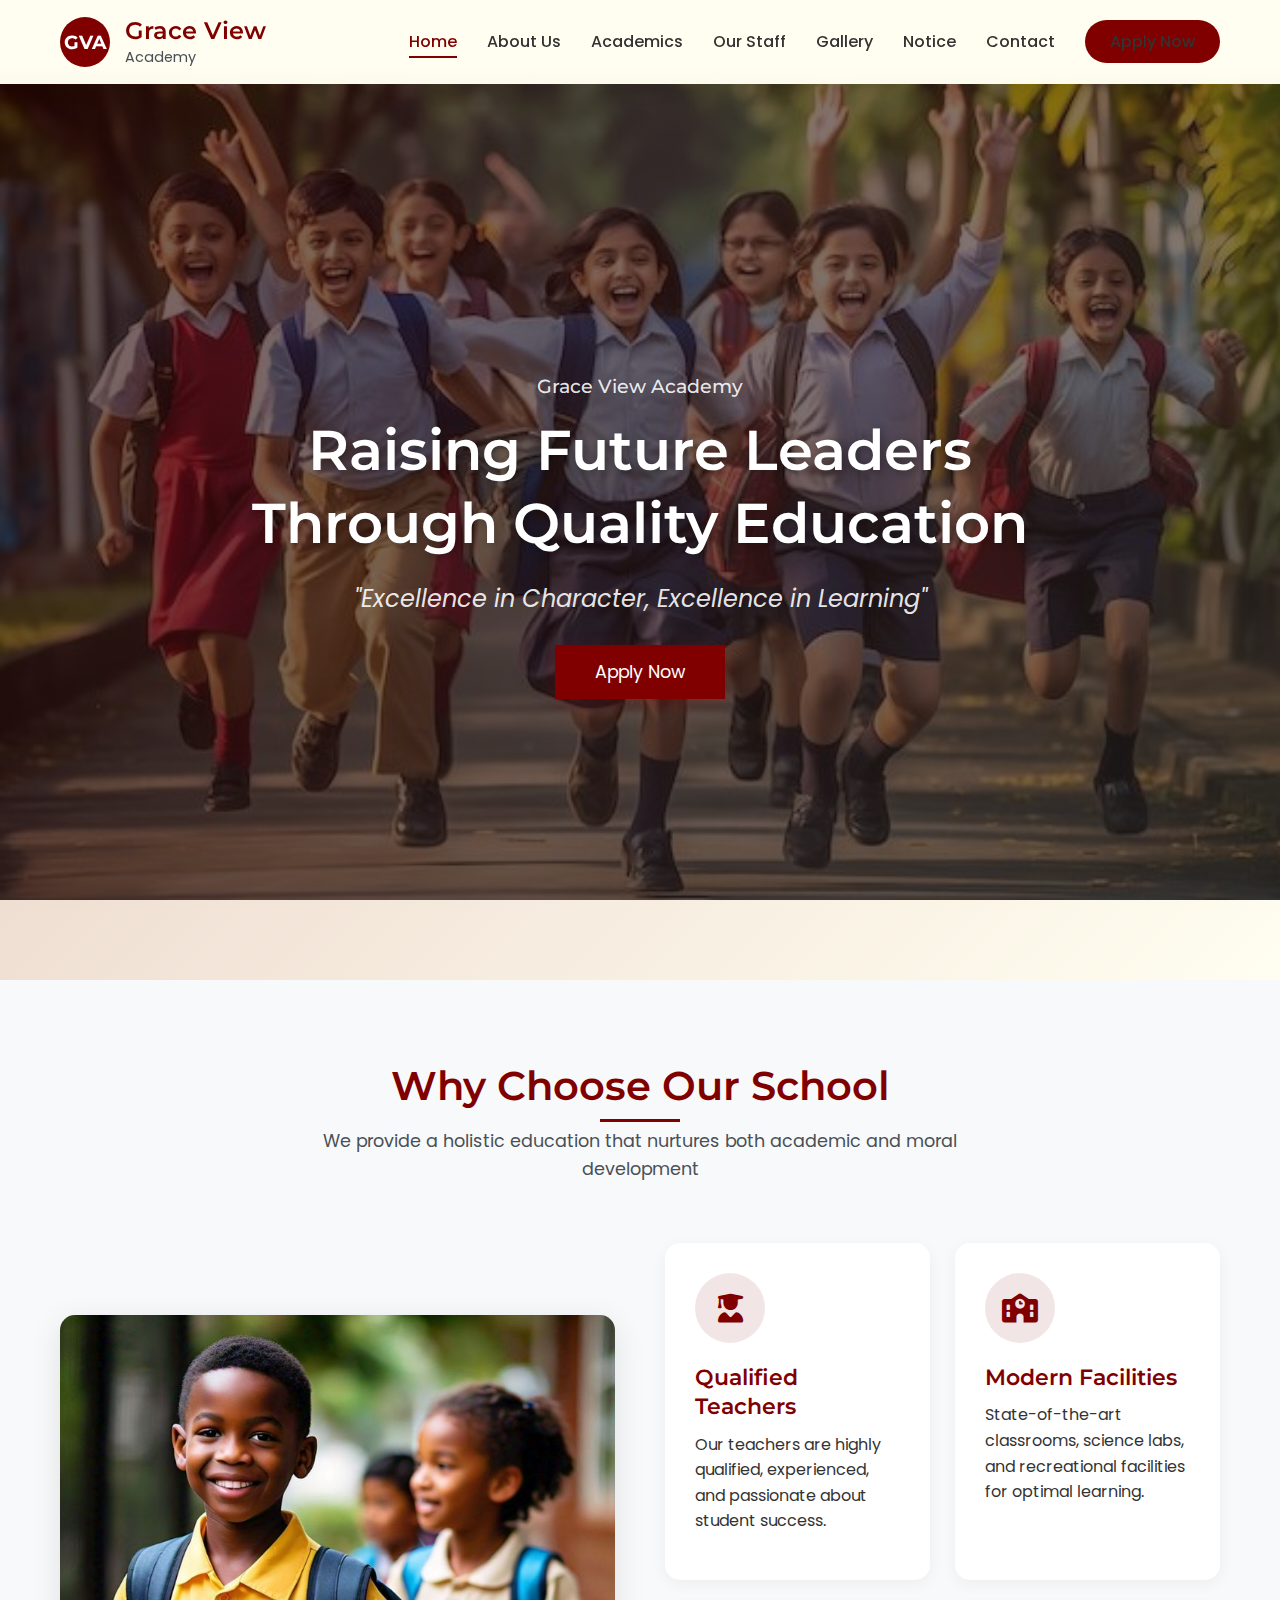
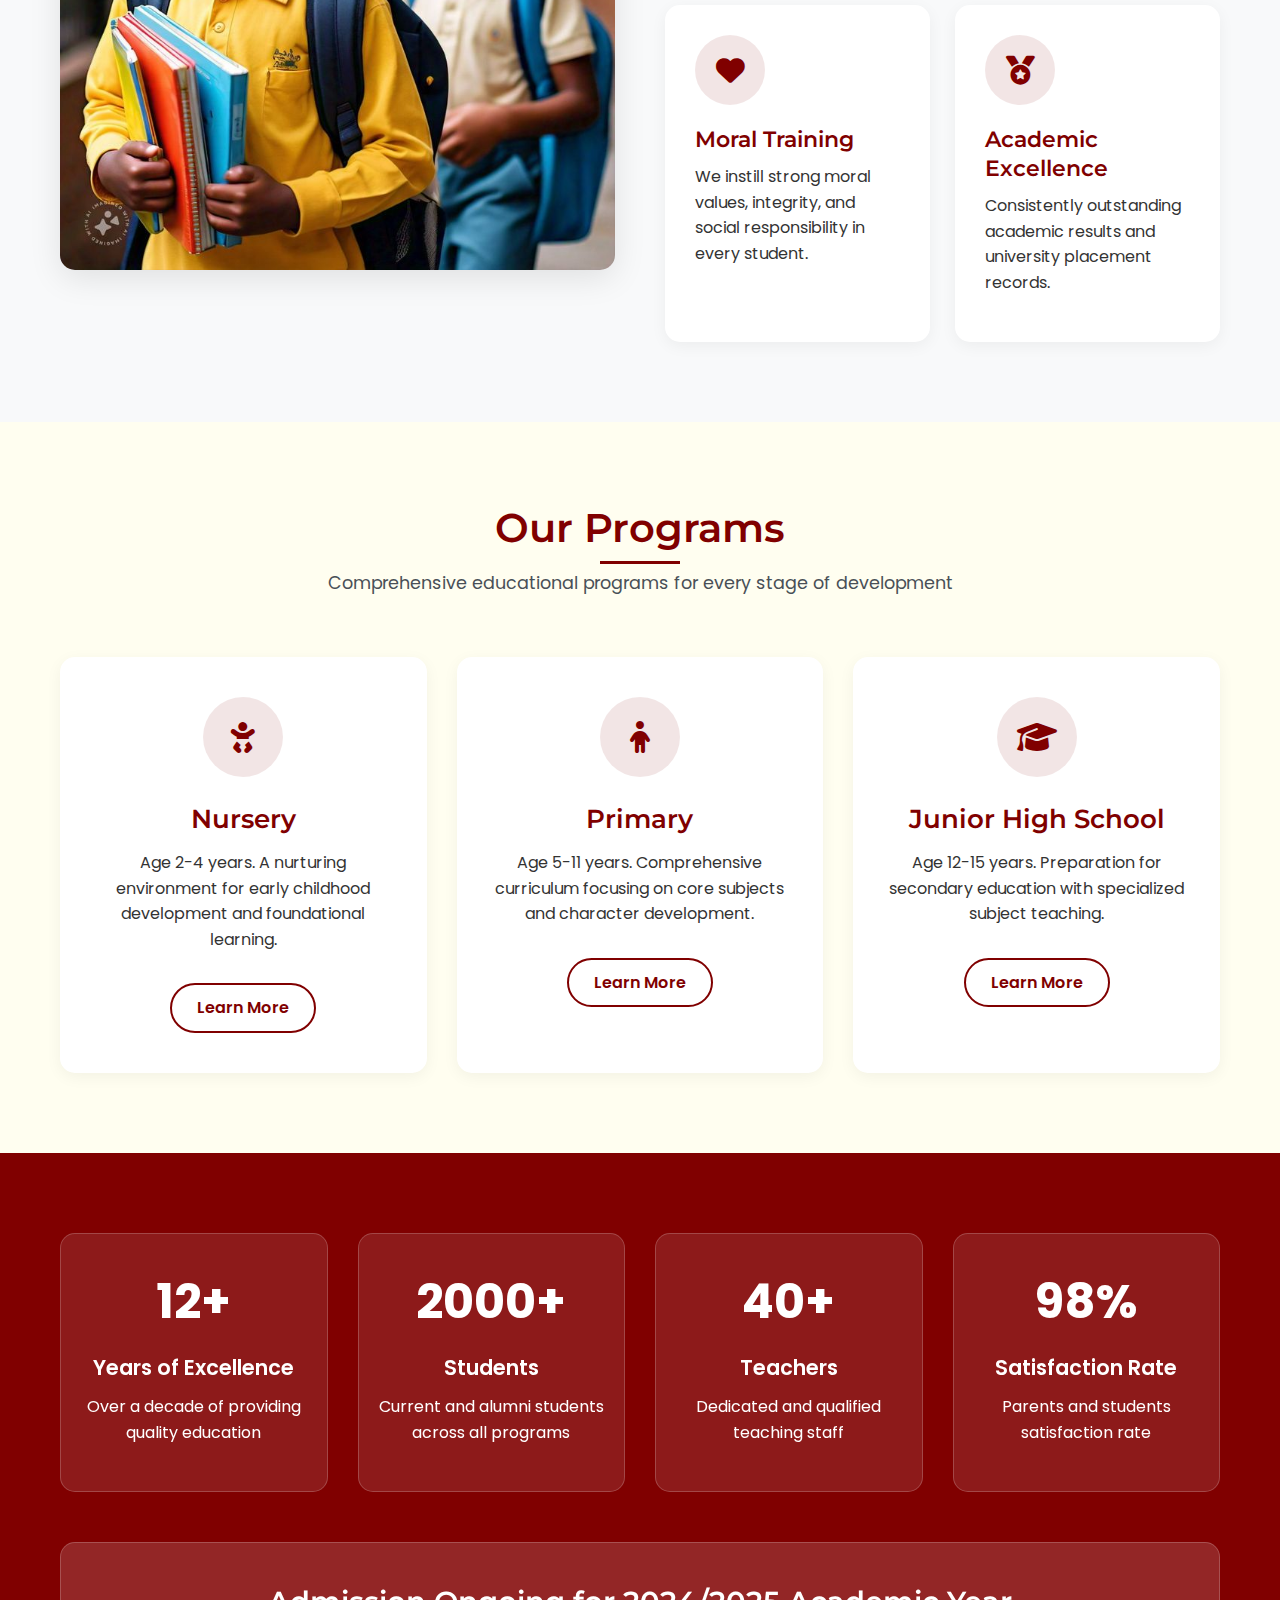
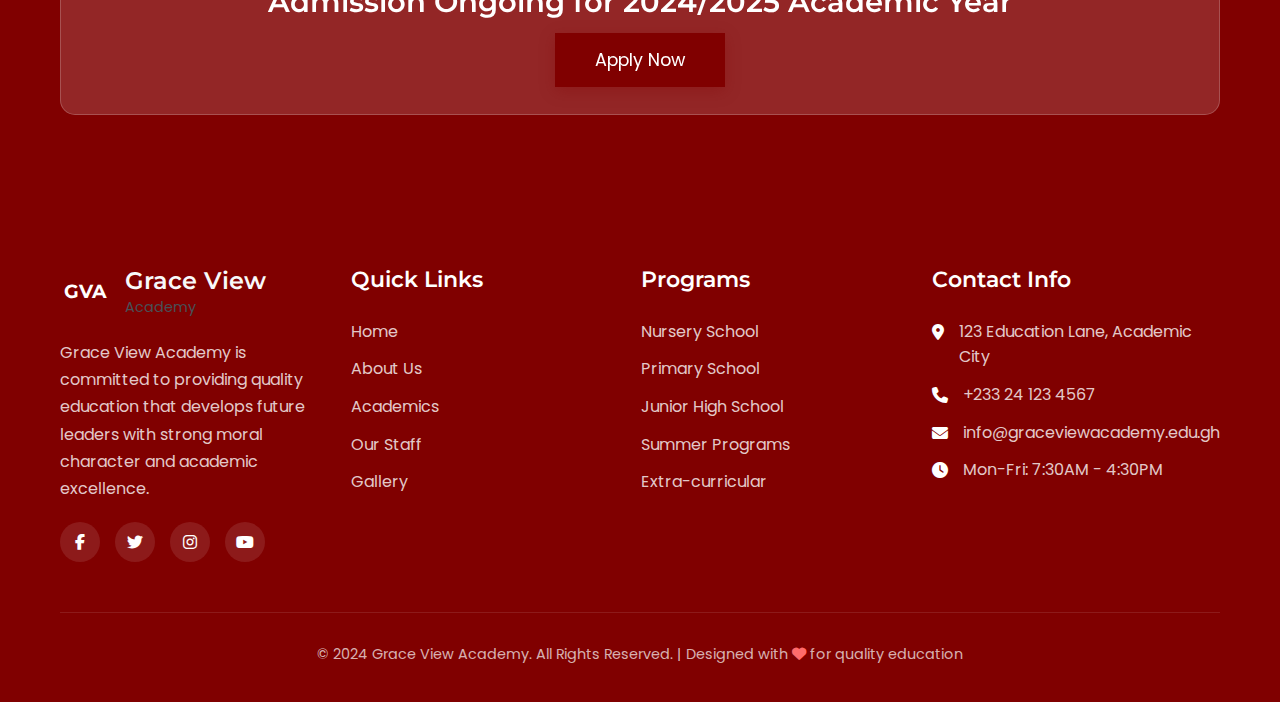
<file: index.html>
<!DOCTYPE html>
<html lang="en">
<head>
    <meta charset="UTF-8">
    <meta name="viewport" content="width=device-width, initial-scale=1.0">
    <title>Grace View Academy - Home</title>
    <link rel="stylesheet" href="css/style.css">
    <link rel="stylesheet" href="css/responsive.css">
    <link rel="stylesheet" href="https://cdnjs.cloudflare.com/ajax/libs/font-awesome/6.4.0/css/all.min.css">
    <link href="https://fonts.googleapis.com/css2?family=Poppins:wght@300;400;500;600;700&family=Montserrat:wght@400;500;600;700&display=swap" rel="stylesheet">
</head>
<body>
    <!-- Navigation -->
    <nav class="navbar">
        <div class="container">
            <div class="nav-container">
                <a href="index.html" class="logo">
                    <div class="logo-circle">GVA</div>
                    <div class="logo-text">
                        <h2>Grace View</h2>
                        <p>Academy</p>
                    </div>
                </a>
                <button class="menu-toggle" id="menuToggle">
                    <i class="fas fa-bars"></i>
                </button>
                <ul class="nav-menu" id="navMenu">
                    <li><a href="index.html" class="active">Home</a></li>
                    <li><a href="about.html">About Us</a></li>
                    <li><a href="academic.html">Academics</a></li>
                    <li><a href="staff.html">Our Staff</a></li>
                    <li><a href="gallery.html">Gallery</a></li>
                    <li><a href="notice.html">Notice</a></li>
                    <li><a href="contact.html">Contact</a></li>
                    <li><a href="#" class="btn-apply">Apply Now</a></li>
                </ul>
            </div>
        </div>
    </nav>

    <!-- Hero Section -->
    <section class="hero">
        <div class="hero-overlay"></div>
        <div class="container">
            <div class="hero-content">
                <h5 class="hero-subtitle">Grace View Academy</h5>
                <h1 class="hero-title">Raising Future Leaders Through Quality Education</h1>
                <p class="hero-motto">"Excellence in Character, Excellence in Learning"</p>
                <a href="#" class="btn-hero">Apply Now</a>
            </div>
        </div>
    </section>

    <!-- Why Choose Grace View Academy -->
    <section class="section why-choose">
        <div class="container">
            <div class="section-header">
                <h2 class="section-title">Why Choose Our School</h2>
                <p class="section-subtitle">We provide a holistic education that nurtures both academic and moral development</p>
            </div>
            <div class="why-content">
                <div class="why-image">
                    <div class="image-frame">
                        <img src="images/sec.jpg" alt="Students at Grace View Academy">
                    </div>
                </div>
                <div class="why-cards">
                    <div class="card-why">
                        <div class="card-icon">
                            <i class="fas fa-user-graduate"></i>
                        </div>
                        <h3>Qualified Teachers</h3>
                        <p>Our teachers are highly qualified, experienced, and passionate about student success.</p>
                    </div>
                    <div class="card-why">
                        <div class="card-icon">
                            <i class="fas fa-school"></i>
                        </div>
                        <h3>Modern Facilities</h3>
                        <p>State-of-the-art classrooms, science labs, and recreational facilities for optimal learning.</p>
                    </div>
                    <div class="card-why">
                        <div class="card-icon">
                            <i class="fas fa-heart"></i>
                        </div>
                        <h3>Moral Training</h3>
                        <p>We instill strong moral values, integrity, and social responsibility in every student.</p>
                    </div>
                    <div class="card-why">
                        <div class="card-icon">
                            <i class="fas fa-medal"></i>
                        </div>
                        <h3>Academic Excellence</h3>
                        <p>Consistently outstanding academic results and university placement records.</p>
                    </div>
                </div>
            </div>
        </div>
    </section>

    <!-- Programs Section -->
    <section class="section programs">
        <div class="container">
            <div class="section-header">
                <h2 class="section-title">Our Programs</h2>
                <p class="section-subtitle">Comprehensive educational programs for every stage of development</p>
            </div>
            <div class="programs-cards">
                <div class="card-program">
                    <div class="program-icon">
                        <i class="fas fa-baby"></i>
                    </div>
                    <h3>Nursery</h3>
                    <p>Age 2-4 years. A nurturing environment for early childhood development and foundational learning.</p>
                    <a href="#" class="btn-program">Learn More</a>
                </div>
                <div class="card-program">
                    <div class="program-icon">
                        <i class="fas fa-child"></i>
                    </div>
                    <h3>Primary</h3>
                    <p>Age 5-11 years. Comprehensive curriculum focusing on core subjects and character development.</p>
                    <a href="#" class="btn-program">Learn More</a>
                </div>
                <div class="card-program">
                    <div class="program-icon">
                        <i class="fas fa-graduation-cap"></i>
                    </div>
                    <h3>Junior High School</h3>
                    <p>Age 12-15 years. Preparation for secondary education with specialized subject teaching.</p>
                    <a href="#" class="btn-program">Learn More</a>
                </div>
            </div>
        </div>
    </section>

    <!-- Quick Stats -->
    <section class="section stats">
        <div class="container">
            <div class="stats-cards">
                <div class="card-stat">
                    <div class="stat-number">12+</div>
                    <div class="stat-title">Years of Excellence</div>
                    <p>Over a decade of providing quality education</p>
                </div>
                <div class="card-stat">
                    <div class="stat-number">2000+</div>
                    <div class="stat-title">Students</div>
                    <p>Current and alumni students across all programs</p>
                </div>
                <div class="card-stat">
                    <div class="stat-number">40+</div>
                    <div class="stat-title">Teachers</div>
                    <p>Dedicated and qualified teaching staff</p>
                </div>
                <div class="card-stat">
                    <div class="stat-number">98%</div>
                    <div class="stat-title">Satisfaction Rate</div>
                    <p>Parents and students satisfaction rate</p>
                </div>
            </div>
            <div class="stats-cta">
                <h3>Admission Ongoing for 2024/2025 Academic Year</h3>
                <a href="contact.html" class="btn-cta">Apply Now</a>
            </div>
        </div>
    </section>

    <!-- Footer -->
    <footer class="footer">
        <div class="container">
            <div class="footer-content">
                <div class="footer-col">
                    <a href="index.html" class="logo">
                        <div class="logo-circle">GVA</div>
                        <div class="logo-text">
                            <h2 class="fname">Grace View</h2>
                            <p>Academy</p>
                        </div>
                    </a>
                    <p class="footer-about">Grace View Academy is committed to providing quality education that develops future leaders with strong moral character and academic excellence.</p>
                    <div class="social-icons">
                        <a href="#"><i class="fab fa-facebook-f"></i></a>
                        <a href="#"><i class="fab fa-twitter"></i></a>
                        <a href="#"><i class="fab fa-instagram"></i></a>
                        <a href="#"><i class="fab fa-youtube"></i></a>
                    </div>
                </div>
                <div class="footer-col">
                    <h3>Quick Links</h3>
                    <ul>
                        <li><a href="index.html">Home</a></li>
                        <li><a href="about.html">About Us</a></li>
                        <li><a href="academic.html">Academics</a></li>
                        <li><a href="staff.html">Our Staff</a></li>
                        <li><a href="gallery.html">Gallery</a></li>
                    </ul>
                </div>
                <div class="footer-col">
                    <h3>Programs</h3>
                    <ul>
                        <li><a href="#">Nursery School</a></li>
                        <li><a href="#">Primary School</a></li>
                        <li><a href="#">Junior High School</a></li>
                        <li><a href="#">Summer Programs</a></li>
                        <li><a href="#">Extra-curricular</a></li>
                    </ul>
                </div>
                <div class="footer-col">
                    <h3>Contact Info</h3>
                    <ul class="contact-info">
                        <li><i class="fas fa-map-marker-alt"></i> 123 Education Lane, Academic City</li>
                        <li><i class="fas fa-phone"></i> +233 24 123 4567</li>
                        <li><i class="fas fa-envelope"></i> info@graceviewacademy.edu.gh</li>
                        <li><i class="fas fa-clock"></i> Mon-Fri: 7:30AM - 4:30PM</li>
                    </ul>
                </div>
            </div>
            <div class="footer-bottom">
                <p>&copy; 2024 Grace View Academy. All Rights Reserved. | Designed with <i class="fas fa-heart"></i> for quality education</p>
            </div>
        </div>
    </footer>

    <script src="js/main.js"></script>
</body>

</html>
</file>
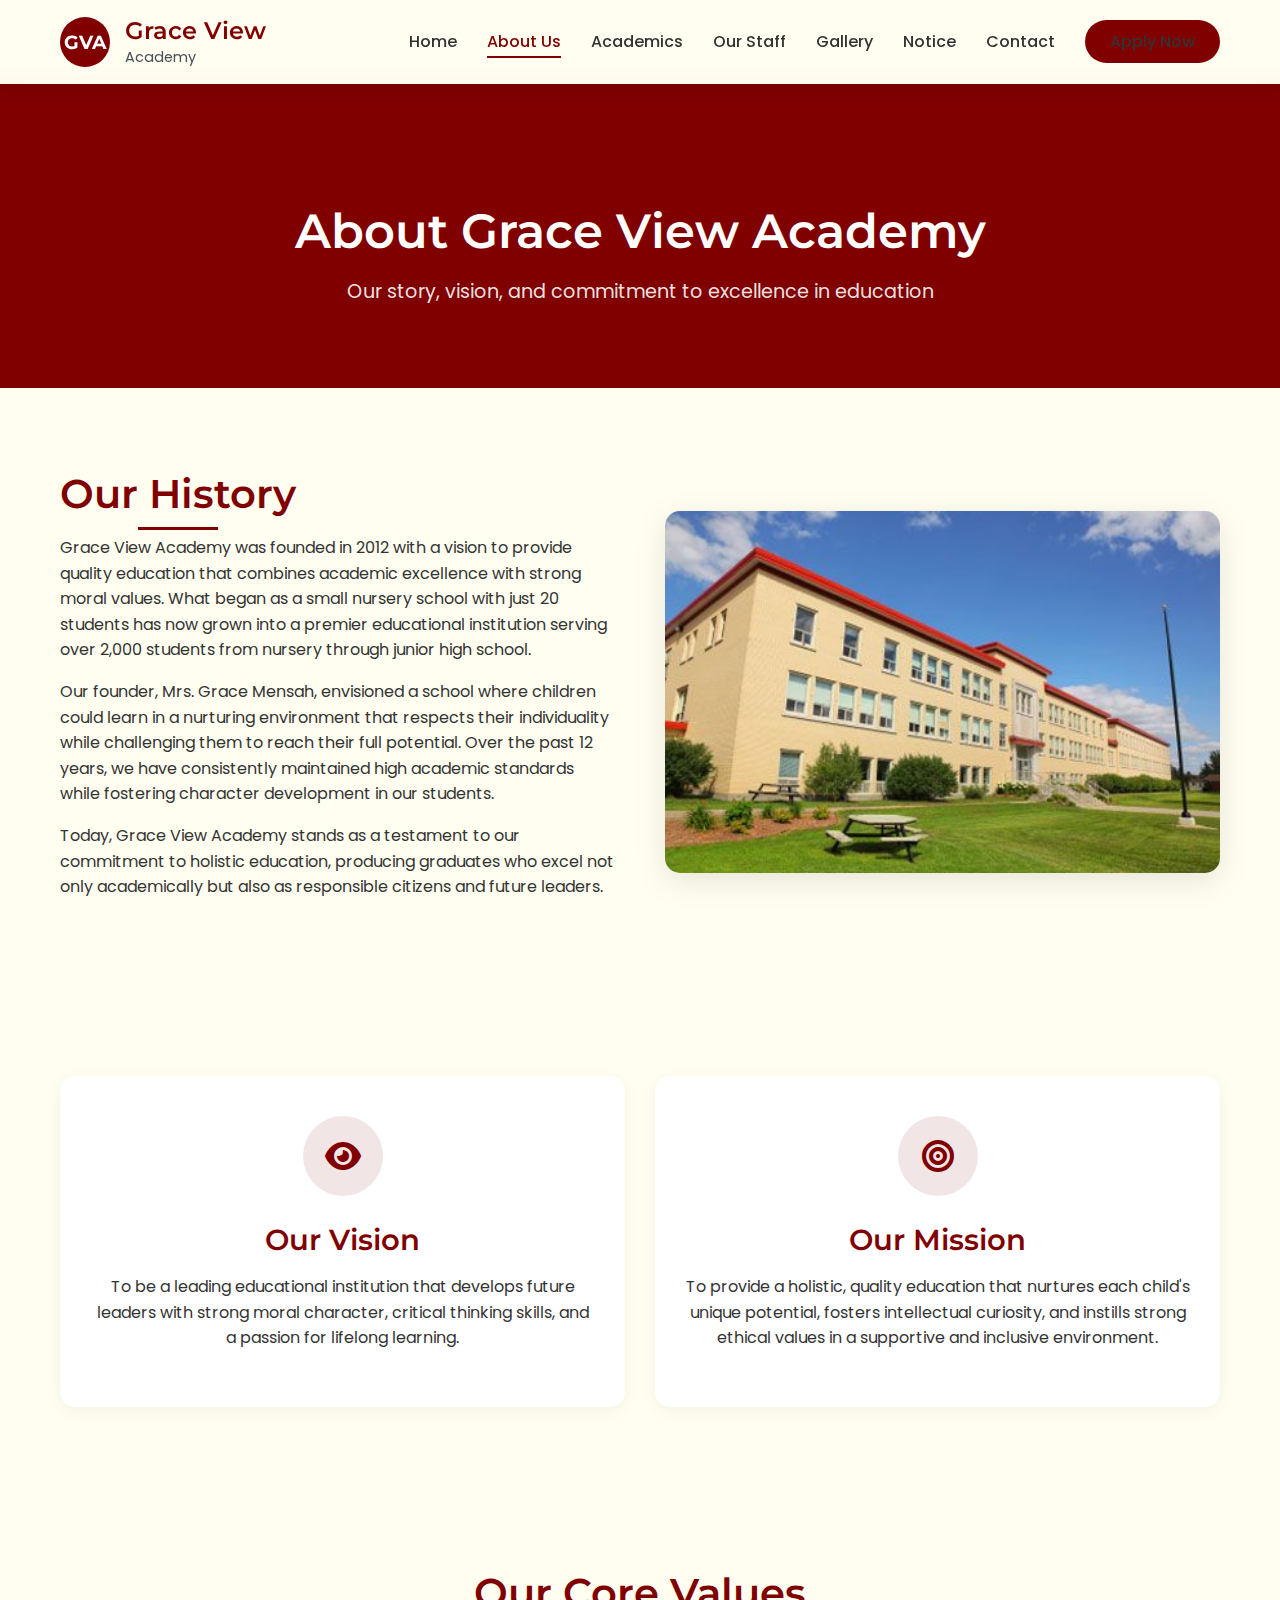
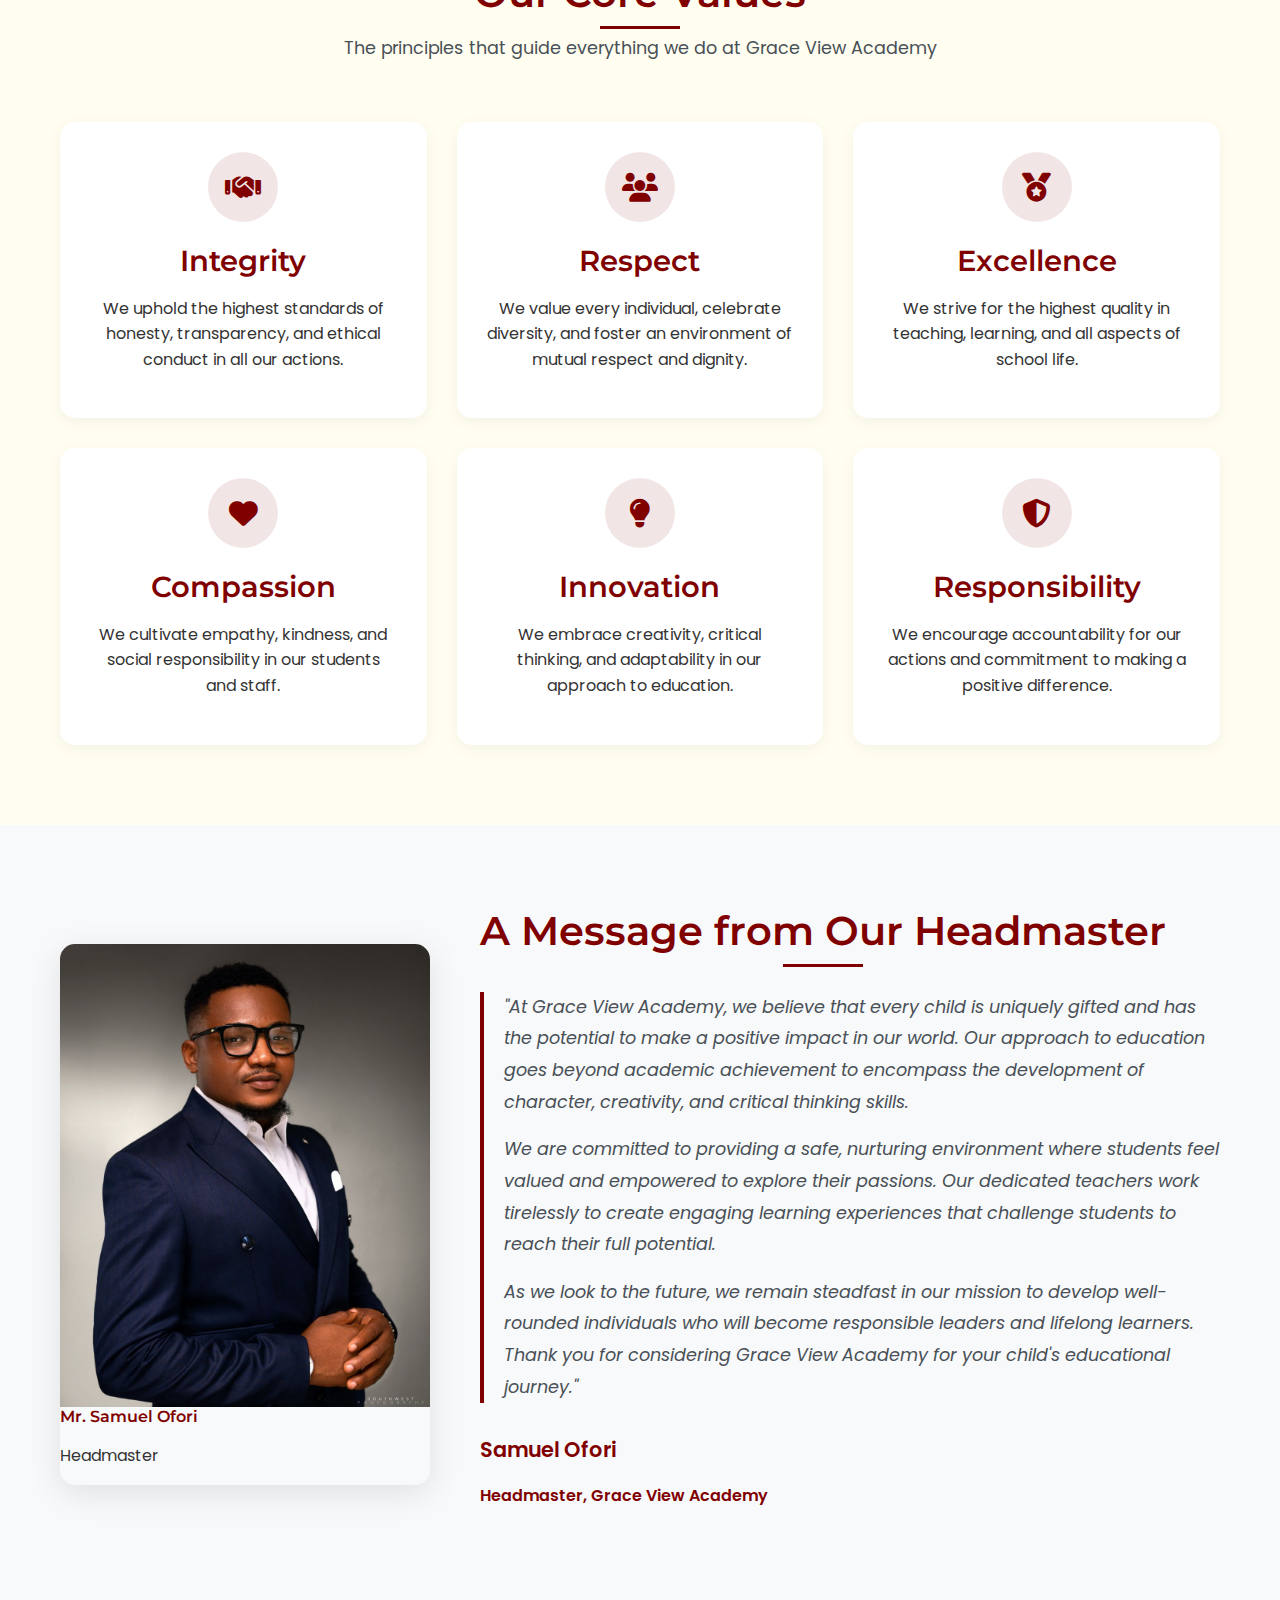
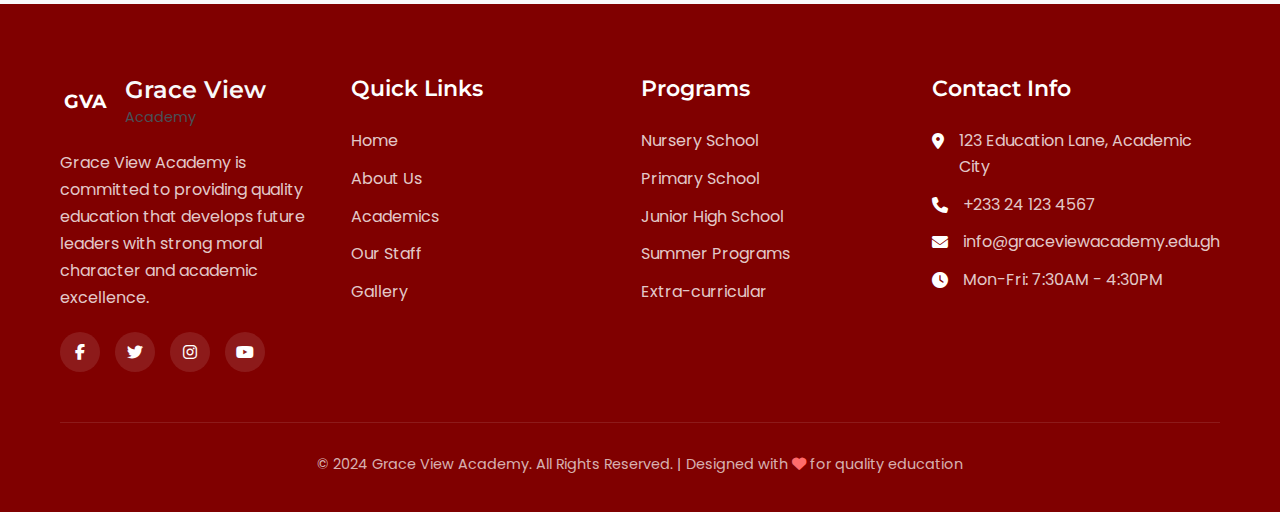
<file: about.html>
<!DOCTYPE html>
<html lang="en">
<head>
    <meta charset="UTF-8">
    <meta name="viewport" content="width=device-width, initial-scale=1.0">
    <title>About Us - Grace View Academy</title>
    <link rel="stylesheet" href="css/style.css">
    <link rel="stylesheet" href="css/responsive.css">
    <link rel="stylesheet" href="https://cdnjs.cloudflare.com/ajax/libs/font-awesome/6.4.0/css/all.min.css">
    <link href="https://fonts.googleapis.com/css2?family=Poppins:wght@300;400;500;600;700&family=Montserrat:wght@400;500;600;700&display=swap" rel="stylesheet">
</head>
<body>
    <!-- Navigation -->
    <nav class="navbar">
        <div class="container">
            <div class="nav-container">
                <a href="index.html" class="logo">
                    <div class="logo-circle">GVA</div>
                    <div class="logo-text">
                        <h2>Grace View</h2>
                        <p>Academy</p>
                    </div>
                </a>
                <button class="menu-toggle" id="menuToggle">
                    <i class="fas fa-bars"></i>
                </button>
                <ul class="nav-menu" id="navMenu">
                    <li><a href="index.html">Home</a></li>
                    <li><a href="about.html" class="active">About Us</a></li>
                    <li><a href="academic.html">Academics</a></li>
                    <li><a href="staff.html">Our Staff</a></li>
                    <li><a href="gallery.html">Gallery</a></li>
                    <li><a href="notice.html">Notice</a></li>
                    <li><a href="contact.html">Contact</a></li>
                    <li><a href="#" class="btn-apply">Apply Now</a></li>
                </ul>
            </div>
        </div>
    </nav>

    <!-- Page Header -->
    <section class="page-header">
        <div class="container">
            <h1>About Grace View Academy</h1>
            <p>Our story, vision, and commitment to excellence in education</p>
        </div>
    </section>

    <!-- School History -->
    <section class="section about-section">
        <div class="container">
            <div class="about-content">
                <div class="about-text">
                    <h2 class="section-title">Our History</h2>
                    <p>Grace View Academy was founded in 2012 with a vision to provide quality education that combines academic excellence with strong moral values. What began as a small nursery school with just 20 students has now grown into a premier educational institution serving over 2,000 students from nursery through junior high school.</p>
                    <p>Our founder, Mrs. Grace Mensah, envisioned a school where children could learn in a nurturing environment that respects their individuality while challenging them to reach their full potential. Over the past 12 years, we have consistently maintained high academic standards while fostering character development in our students.</p>
                    <p>Today, Grace View Academy stands as a testament to our commitment to holistic education, producing graduates who excel not only academically but also as responsible citizens and future leaders.</p>
                </div>
                <div class="about-image">
                    <div class="image-frame">
                        <img src="images/overview.jpg" alt="Grace View Academy Campus">
                    </div>
                </div>
            </div>
        </div>
    </section>

    <!-- Vision & Mission -->
    <section class="section vision-mission">
        <div class="container">
            <div class="vm-cards">
                <div class="card-vm">
                    <div class="vm-icon">
                        <i class="fas fa-eye"></i>
                    </div>
                    <h3>Our Vision</h3>
                    <p>To be a leading educational institution that develops future leaders with strong moral character, critical thinking skills, and a passion for lifelong learning.</p>
                </div>
                <div class="card-vm">
                    <div class="vm-icon">
                        <i class="fas fa-bullseye"></i>
                    </div>
                    <h3>Our Mission</h3>
                    <p>To provide a holistic, quality education that nurtures each child's unique potential, fosters intellectual curiosity, and instills strong ethical values in a supportive and inclusive environment.</p>
                </div>
            </div>
        </div>
    </section>

    <!-- Core Values -->
    <section class="section core-values">
        <div class="container">
            <div class="section-header">
                <h2 class="section-title">Our Core Values</h2>
                <p class="section-subtitle">The principles that guide everything we do at Grace View Academy</p>
            </div>
            <div class="values-cards">
                <div class="card-value">
                    <div class="value-icon">
                        <i class="fas fa-handshake"></i>
                    </div>
                    <h3>Integrity</h3>
                    <p>We uphold the highest standards of honesty, transparency, and ethical conduct in all our actions.</p>
                </div>
                <div class="card-value">
                    <div class="value-icon">
                        <i class="fas fa-users"></i>
                    </div>
                    <h3>Respect</h3>
                    <p>We value every individual, celebrate diversity, and foster an environment of mutual respect and dignity.</p>
                </div>
                <div class="card-value">
                    <div class="value-icon">
                        <i class="fas fa-medal"></i>
                    </div>
                    <h3>Excellence</h3>
                    <p>We strive for the highest quality in teaching, learning, and all aspects of school life.</p>
                </div>
                <div class="card-value">
                    <div class="value-icon">
                        <i class="fas fa-heart"></i>
                    </div>
                    <h3>Compassion</h3>
                    <p>We cultivate empathy, kindness, and social responsibility in our students and staff.</p>
                </div>
                <div class="card-value">
                    <div class="value-icon">
                        <i class="fas fa-lightbulb"></i>
                    </div>
                    <h3>Innovation</h3>
                    <p>We embrace creativity, critical thinking, and adaptability in our approach to education.</p>
                </div>
                <div class="card-value">
                    <div class="value-icon">
                        <i class="fas fa-shield-alt"></i>
                    </div>
                    <h3>Responsibility</h3>
                    <p>We encourage accountability for our actions and commitment to making a positive difference.</p>
                </div>
            </div>
        </div>
    </section>

    <!-- Message from Headmaster -->
    <section class="section headmaster-message">
        <div class="container">
            <div class="message-content">
                <div class="message-image">
                    <div class="image-frame">
                        <img src="images/head.jpg" alt="Headmaster of Grace View Academy">
                        <div class="image-caption">
                            <h4>Mr. Samuel Ofori</h4>
                            <p>Headmaster</p>
                        </div>
                    </div>
                </div>
                <div class="message-text">
                    <h2 class="section-title">A Message from Our Headmaster</h2>
                    <blockquote>
                        <p>"At Grace View Academy, we believe that every child is uniquely gifted and has the potential to make a positive impact in our world. Our approach to education goes beyond academic achievement to encompass the development of character, creativity, and critical thinking skills.</p>
                        <p>We are committed to providing a safe, nurturing environment where students feel valued and empowered to explore their passions. Our dedicated teachers work tirelessly to create engaging learning experiences that challenge students to reach their full potential.</p>
                        <p>As we look to the future, we remain steadfast in our mission to develop well-rounded individuals who will become responsible leaders and lifelong learners. Thank you for considering Grace View Academy for your child's educational journey."</p>
                    </blockquote>
                    <div class="signature">
                        <p>Samuel Ofori</p>
                        <p>Headmaster, Grace View Academy</p>
                    </div>
                </div>
            </div>
        </div>
    </section>

    <!-- Footer -->
    <footer class="footer">
        <div class="container">
            <div class="footer-content">
                <div class="footer-col">
                    <a href="index.html" class="logo">
                        <div class="logo-circle">GVA</div>
                        <div class="logo-text">
                            <h2 class="fname">Grace View</h2>
                            <p>Academy</p>
                        </div>
                    </a>
                    <p class="footer-about">Grace View Academy is committed to providing quality education that develops future leaders with strong moral character and academic excellence.</p>
                    <div class="social-icons">
                        <a href="#"><i class="fab fa-facebook-f"></i></a>
                        <a href="#"><i class="fab fa-twitter"></i></a>
                        <a href="#"><i class="fab fa-instagram"></i></a>
                        <a href="#"><i class="fab fa-youtube"></i></a>
                    </div>
                </div>
                <div class="footer-col">
                    <h3>Quick Links</h3>
                    <ul>
                        <li><a href="index.html">Home</a></li>
                        <li><a href="about.html">About Us</a></li>
                        <li><a href="academic.html">Academics</a></li>
                        <li><a href="staff.html">Our Staff</a></li>
                        <li><a href="gallery.html">Gallery</a></li>
                    </ul>
                </div>
                <div class="footer-col">
                    <h3>Programs</h3>
                    <ul>
                        <li><a href="#">Nursery School</a></li>
                        <li><a href="#">Primary School</a></li>
                        <li><a href="#">Junior High School</a></li>
                        <li><a href="#">Summer Programs</a></li>
                        <li><a href="#">Extra-curricular</a></li>
                    </ul>
                </div>
                <div class="footer-col">
                    <h3>Contact Info</h3>
                    <ul class="contact-info">
                        <li><i class="fas fa-map-marker-alt"></i> 123 Education Lane, Academic City</li>
                        <li><i class="fas fa-phone"></i> +233 24 123 4567</li>
                        <li><i class="fas fa-envelope"></i> info@graceviewacademy.edu.gh</li>
                        <li><i class="fas fa-clock"></i> Mon-Fri: 7:30AM - 4:30PM</li>
                    </ul>
                </div>
            </div>
            <div class="footer-bottom">
                <p>&copy; 2024 Grace View Academy. All Rights Reserved. | Designed with <i class="fas fa-heart"></i> for quality education</p>
            </div>
        </div>
    </footer>

    <script src="js/main.js"></script>
</body>
</html>
</file>
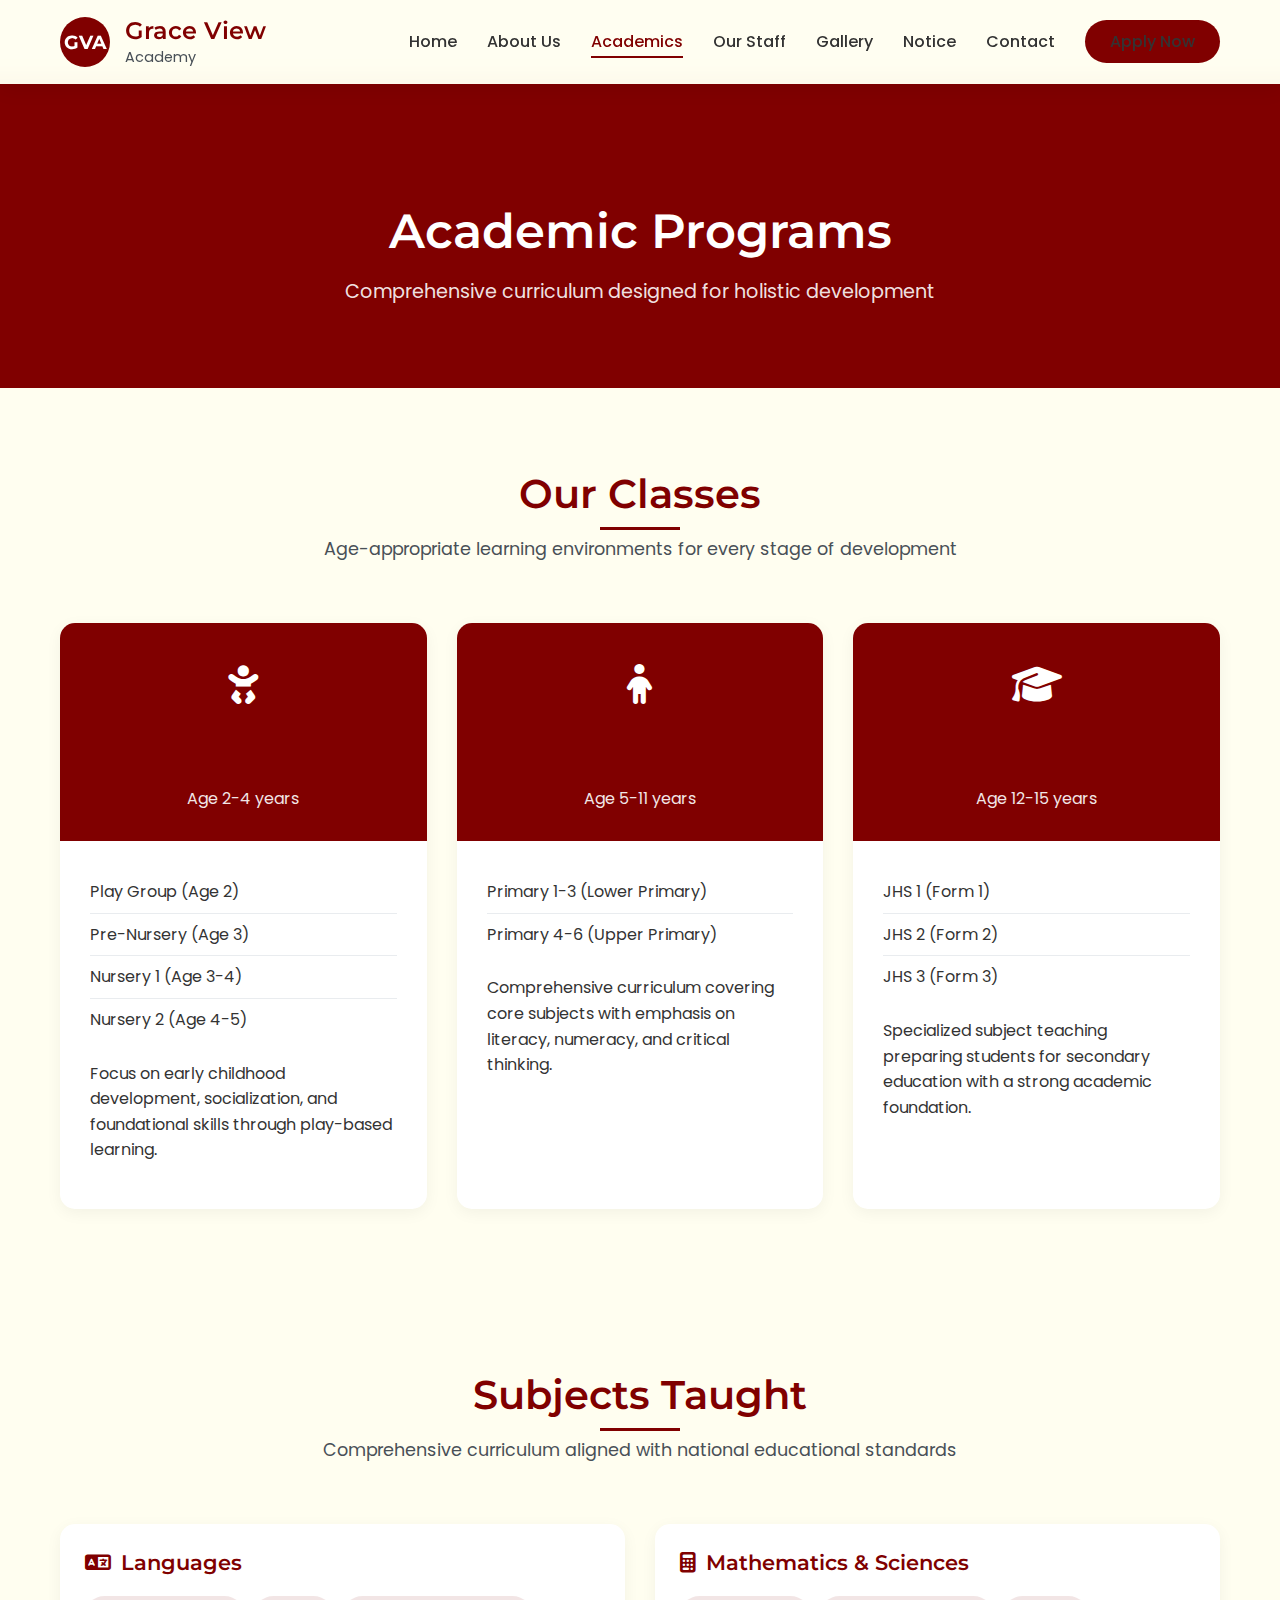
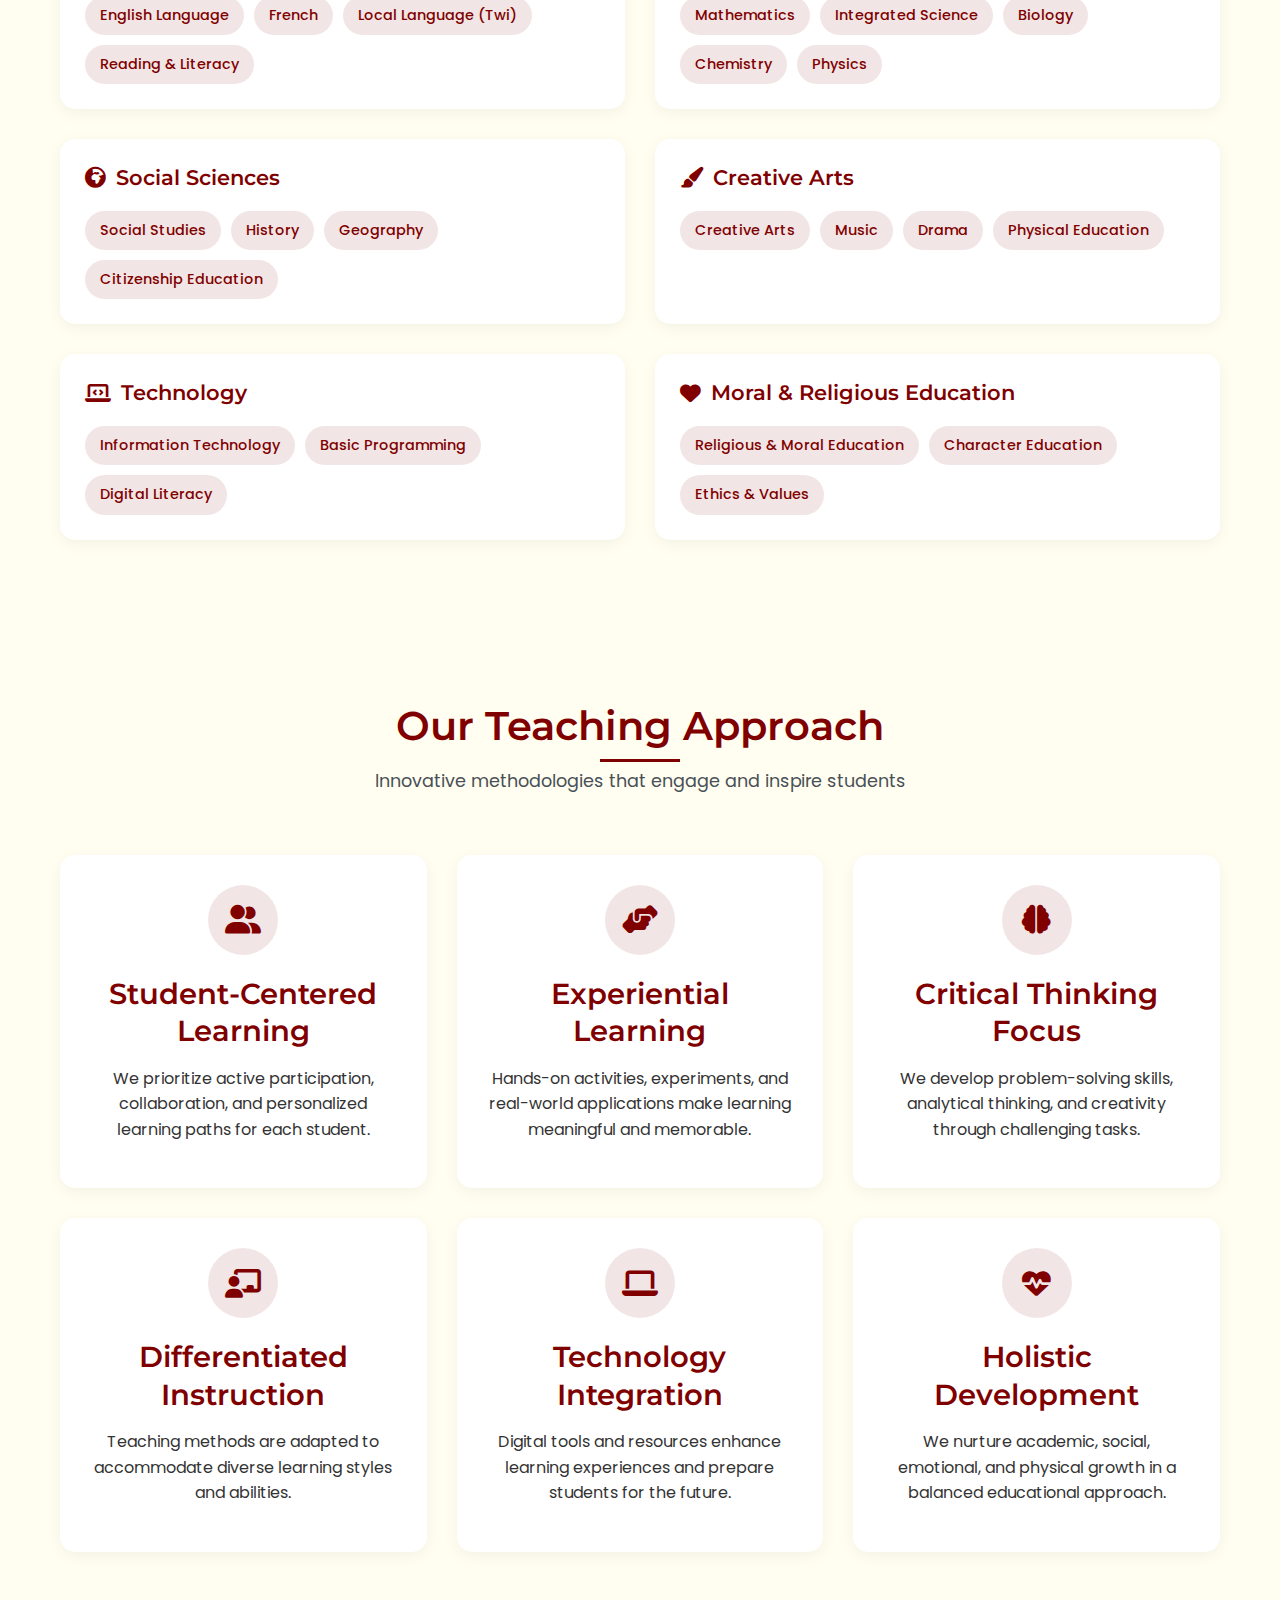
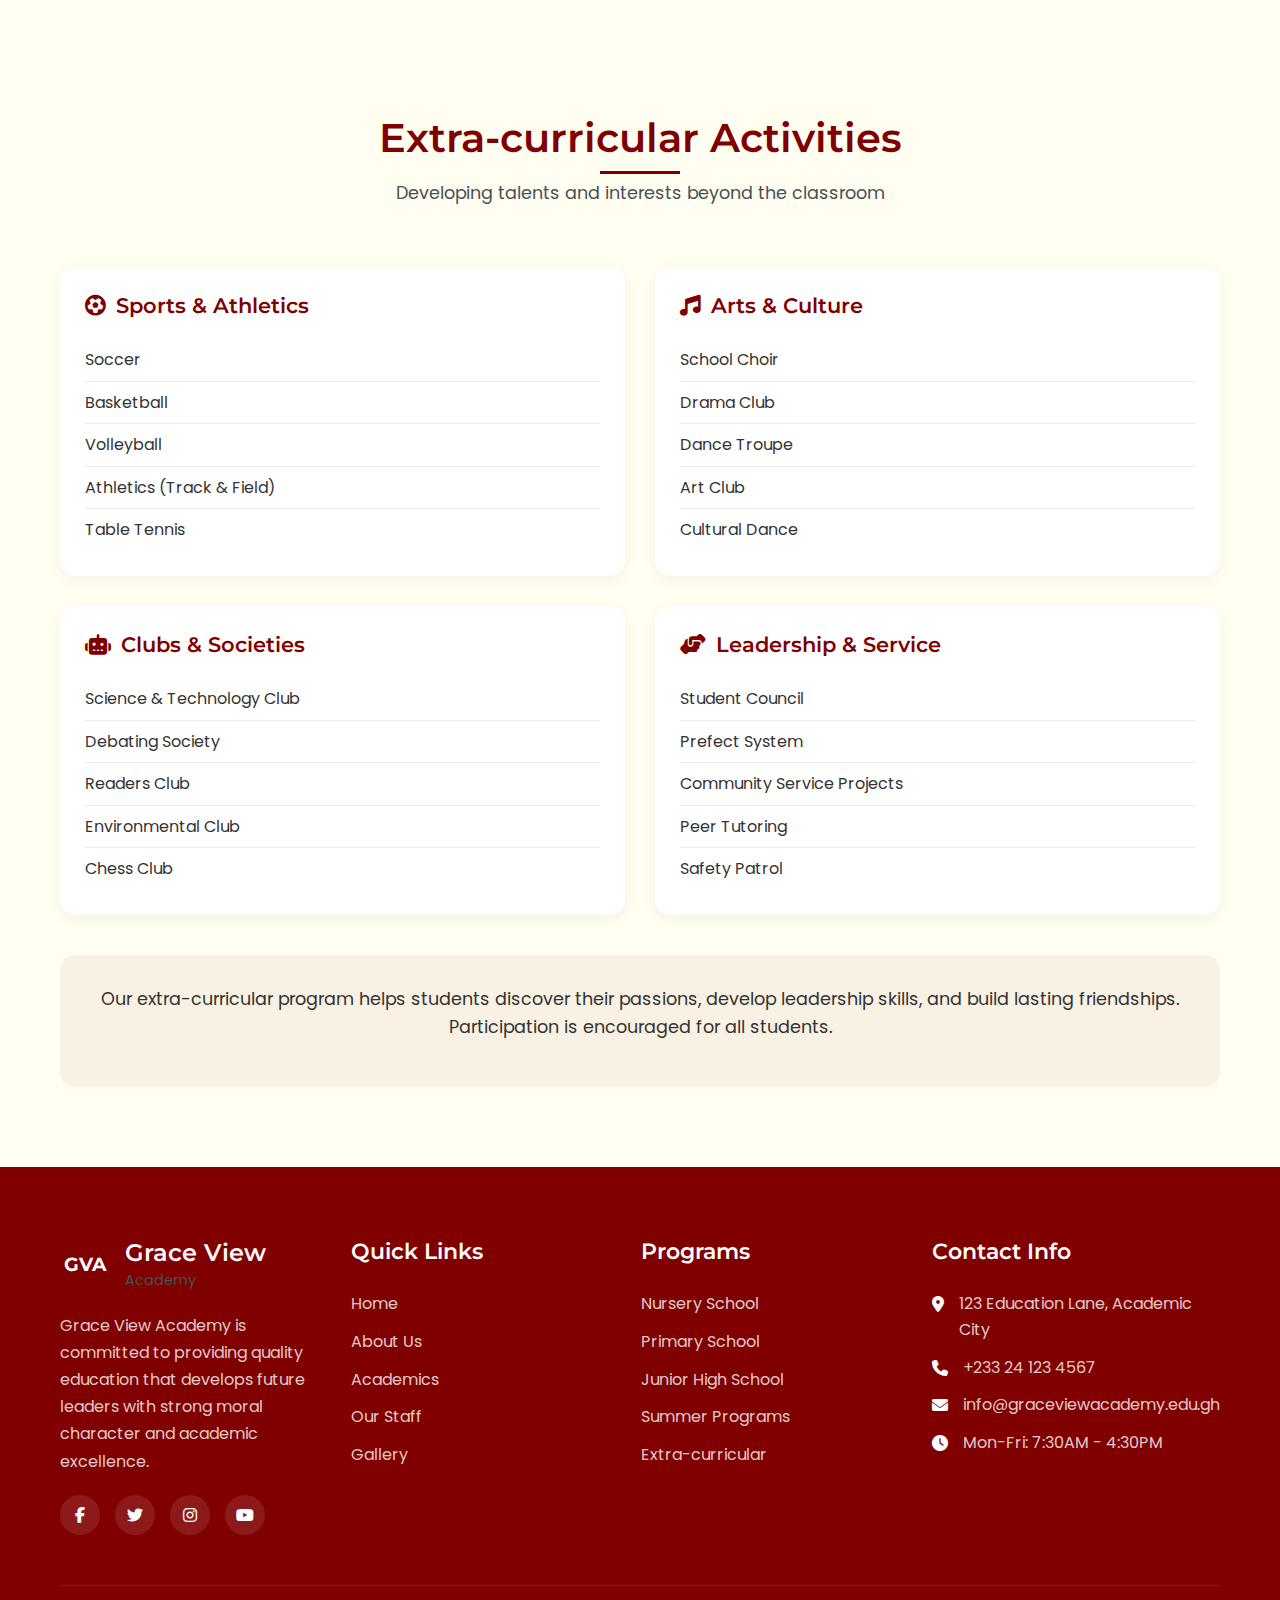
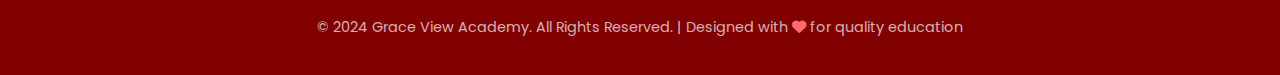
<file: academic.html>
<!DOCTYPE html>
<html lang="en">
<head>
    <meta charset="UTF-8">
    <meta name="viewport" content="width=device-width, initial-scale=1.0">
    <title>Academics - Grace View Academy</title>
    <link rel="stylesheet" href="css/style.css">
    <link rel="stylesheet" href="css/responsive.css">
    <link rel="stylesheet" href="https://cdnjs.cloudflare.com/ajax/libs/font-awesome/6.4.0/css/all.min.css">
    <link href="https://fonts.googleapis.com/css2?family=Poppins:wght@300;400;500;600;700&family=Montserrat:wght@400;500;600;700&display=swap" rel="stylesheet">
</head>
<body>
    <!-- Navigation -->
    <nav class="navbar">
        <div class="container">
            <div class="nav-container">
                <a href="index.html" class="logo">
                    <div class="logo-circle">GVA</div>
                    <div class="logo-text">
                        <h2>Grace View</h2>
                        <p>Academy</p>
                    </div>
                </a>
                <button class="menu-toggle" id="menuToggle">
                    <i class="fas fa-bars"></i>
                </button>
                <ul class="nav-menu" id="navMenu">
                    <li><a href="index.html">Home</a></li>
                    <li><a href="about.html">About Us</a></li>
                    <li><a href="academic.html" class="active">Academics</a></li>
                    <li><a href="staff.html">Our Staff</a></li>
                    <li><a href="gallery.html">Gallery</a></li>
                    <li><a href="notice.html">Notice</a></li>
                    <li><a href="contact.html">Contact</a></li>
                    <li><a href="#" class="btn-apply">Apply Now</a></li>
                </ul>
            </div>
        </div>
    </nav>

    <!-- Page Header -->
    <section class="page-header">
        <div class="container">
            <h1>Academic Programs</h1>
            <p>Comprehensive curriculum designed for holistic development</p>
        </div>
    </section>

    <!-- Classes Section -->
    <section class="section classes">
        <div class="container">
            <div class="section-header">
                <h2 class="section-title">Our Classes</h2>
                <p class="section-subtitle">Age-appropriate learning environments for every stage of development</p>
            </div>
            <div class="classes-cards">
                <div class="card-class">
                    <div class="class-header">
                        <div class="class-icon">
                            <i class="fas fa-baby"></i>
                        </div>
                        <h3>Nursery School</h3>
                        <div class="class-age">Age 2-4 years</div>
                    </div>
                    <div class="class-body">
                        <ul>
                            <li>Play Group (Age 2)</li>
                            <li>Pre-Nursery (Age 3)</li>
                            <li>Nursery 1 (Age 3-4)</li>
                            <li>Nursery 2 (Age 4-5)</li>
                        </ul>
                        <p>Focus on early childhood development, socialization, and foundational skills through play-based learning.</p>
                    </div>
                </div>
                <div class="card-class">
                    <div class="class-header">
                        <div class="class-icon">
                            <i class="fas fa-child"></i>
                        </div>
                        <h3>Primary School</h3>
                        <div class="class-age">Age 5-11 years</div>
                    </div>
                    <div class="class-body">
                        <ul>
                            <li>Primary 1-3 (Lower Primary)</li>
                            <li>Primary 4-6 (Upper Primary)</li>
                        </ul>
                        <p>Comprehensive curriculum covering core subjects with emphasis on literacy, numeracy, and critical thinking.</p>
                    </div>
                </div>
                <div class="card-class">
                    <div class="class-header">
                        <div class="class-icon">
                            <i class="fas fa-graduation-cap"></i>
                        </div>
                        <h3>Junior High School</h3>
                        <div class="class-age">Age 12-15 years</div>
                    </div>
                    <div class="class-body">
                        <ul>
                            <li>JHS 1 (Form 1)</li>
                            <li>JHS 2 (Form 2)</li>
                            <li>JHS 3 (Form 3)</li>
                        </ul>
                        <p>Specialized subject teaching preparing students for secondary education with a strong academic foundation.</p>
                    </div>
                </div>
            </div>
        </div>
    </section>

    <!-- Subjects Taught -->
    <section class="section subjects">
        <div class="container">
            <div class="section-header">
                <h2 class="section-title">Subjects Taught</h2>
                <p class="section-subtitle">Comprehensive curriculum aligned with national educational standards</p>
            </div>
            <div class="subjects-content">
                <div class="subject-category">
                    <h3><i class="fas fa-language"></i> Languages</h3>
                    <div class="subject-list">
                        <span class="subject-tag">English Language</span>
                        <span class="subject-tag">French</span>
                        <span class="subject-tag">Local Language (Twi)</span>
                        <span class="subject-tag">Reading & Literacy</span>
                    </div>
                </div>
                <div class="subject-category">
                    <h3><i class="fas fa-calculator"></i> Mathematics & Sciences</h3>
                    <div class="subject-list">
                        <span class="subject-tag">Mathematics</span>
                        <span class="subject-tag">Integrated Science</span>
                        <span class="subject-tag">Biology</span>
                        <span class="subject-tag">Chemistry</span>
                        <span class="subject-tag">Physics</span>
                    </div>
                </div>
                <div class="subject-category">
                    <h3><i class="fas fa-globe-africa"></i> Social Sciences</h3>
                    <div class="subject-list">
                        <span class="subject-tag">Social Studies</span>
                        <span class="subject-tag">History</span>
                        <span class="subject-tag">Geography</span>
                        <span class="subject-tag">Citizenship Education</span>
                    </div>
                </div>
                <div class="subject-category">
                    <h3><i class="fas fa-paint-brush"></i> Creative Arts</h3>
                    <div class="subject-list">
                        <span class="subject-tag">Creative Arts</span>
                        <span class="subject-tag">Music</span>
                        <span class="subject-tag">Drama</span>
                        <span class="subject-tag">Physical Education</span>
                    </div>
                </div>
                <div class="subject-category">
                    <h3><i class="fas fa-laptop-code"></i> Technology</h3>
                    <div class="subject-list">
                        <span class="subject-tag">Information Technology</span>
                        <span class="subject-tag">Basic Programming</span>
                        <span class="subject-tag">Digital Literacy</span>
                    </div>
                </div>
                <div class="subject-category">
                    <h3><i class="fas fa-heart"></i> Moral & Religious Education</h3>
                    <div class="subject-list">
                        <span class="subject-tag">Religious & Moral Education</span>
                        <span class="subject-tag">Character Education</span>
                        <span class="subject-tag">Ethics & Values</span>
                    </div>
                </div>
            </div>
        </div>
    </section>

    <!-- Teaching Approach -->
    <section class="section teaching-approach">
        <div class="container">
            <div class="section-header">
                <h2 class="section-title">Our Teaching Approach</h2>
                <p class="section-subtitle">Innovative methodologies that engage and inspire students</p>
            </div>
            <div class="approach-cards">
                <div class="card-approach">
                    <div class="approach-icon">
                        <i class="fas fa-user-friends"></i>
                    </div>
                    <h3>Student-Centered Learning</h3>
                    <p>We prioritize active participation, collaboration, and personalized learning paths for each student.</p>
                </div>
                <div class="card-approach">
                    <div class="approach-icon">
                        <i class="fas fa-hands-helping"></i>
                    </div>
                    <h3>Experiential Learning</h3>
                    <p>Hands-on activities, experiments, and real-world applications make learning meaningful and memorable.</p>
                </div>
                <div class="card-approach">
                    <div class="approach-icon">
                        <i class="fas fa-brain"></i>
                    </div>
                    <h3>Critical Thinking Focus</h3>
                    <p>We develop problem-solving skills, analytical thinking, and creativity through challenging tasks.</p>
                </div>
                <div class="card-approach">
                    <div class="approach-icon">
                        <i class="fas fa-chalkboard-teacher"></i>
                    </div>
                    <h3>Differentiated Instruction</h3>
                    <p>Teaching methods are adapted to accommodate diverse learning styles and abilities.</p>
                </div>
                <div class="card-approach">
                    <div class="approach-icon">
                        <i class="fas fa-laptop"></i>
                    </div>
                    <h3>Technology Integration</h3>
                    <p>Digital tools and resources enhance learning experiences and prepare students for the future.</p>
                </div>
                <div class="card-approach">
                    <div class="approach-icon">
                        <i class="fas fa-heartbeat"></i>
                    </div>
                    <h3>Holistic Development</h3>
                    <p>We nurture academic, social, emotional, and physical growth in a balanced educational approach.</p>
                </div>
            </div>
        </div>
    </section>

    <!-- Extra-curricular Activities -->
    <section class="section extracurricular">
        <div class="container">
            <div class="section-header">
                <h2 class="section-title">Extra-curricular Activities</h2>
                <p class="section-subtitle">Developing talents and interests beyond the classroom</p>
            </div>
            <div class="extracurricular-content">
                <div class="activity-category">
                    <h3><i class="fas fa-futbol"></i> Sports & Athletics</h3>
                    <ul>
                        <li>Soccer</li>
                        <li>Basketball</li>
                        <li>Volleyball</li>
                        <li>Athletics (Track & Field)</li>
                        <li>Table Tennis</li>
                    </ul>
                </div>
                <div class="activity-category">
                    <h3><i class="fas fa-music"></i> Arts & Culture</h3>
                    <ul>
                        <li>School Choir</li>
                        <li>Drama Club</li>
                        <li>Dance Troupe</li>
                        <li>Art Club</li>
                        <li>Cultural Dance</li>
                    </ul>
                </div>
                <div class="activity-category">
                    <h3><i class="fas fa-robot"></i> Clubs & Societies</h3>
                    <ul>
                        <li>Science & Technology Club</li>
                        <li>Debating Society</li>
                        <li>Readers Club</li>
                        <li>Environmental Club</li>
                        <li>Chess Club</li>
                    </ul>
                </div>
                <div class="activity-category">
                    <h3><i class="fas fa-hands-helping"></i> Leadership & Service</h3>
                    <ul>
                        <li>Student Council</li>
                        <li>Prefect System</li>
                        <li>Community Service Projects</li>
                        <li>Peer Tutoring</li>
                        <li>Safety Patrol</li>
                    </ul>
                </div>
            </div>
            <div class="extracurricular-cta">
                <p>Our extra-curricular program helps students discover their passions, develop leadership skills, and build lasting friendships. Participation is encouraged for all students.</p>
            </div>
        </div>
    </section>

    <!-- Footer -->
    <footer class="footer">
        <div class="container">
            <div class="footer-content">
                <div class="footer-col">
                    <a href="index.html" class="logo">
                        <div class="logo-circle">GVA</div>
                        <div class="logo-text">
                            <h2 class="fname">Grace View</h2>
                            <p>Academy</p>
                        </div>
                    </a>
                    <p class="footer-about">Grace View Academy is committed to providing quality education that develops future leaders with strong moral character and academic excellence.</p>
                    <div class="social-icons">
                        <a href="#"><i class="fab fa-facebook-f"></i></a>
                        <a href="#"><i class="fab fa-twitter"></i></a>
                        <a href="#"><i class="fab fa-instagram"></i></a>
                        <a href="#"><i class="fab fa-youtube"></i></a>
                    </div>
                </div>
                <div class="footer-col">
                    <h3>Quick Links</h3>
                    <ul>
                        <li><a href="index.html">Home</a></li>
                        <li><a href="about.html">About Us</a></li>
                        <li><a href="academic.html">Academics</a></li>
                        <li><a href="staff.html">Our Staff</a></li>
                        <li><a href="gallery.html">Gallery</a></li>
                    </ul>
                </div>
                <div class="footer-col">
                    <h3>Programs</h3>
                    <ul>
                        <li><a href="#">Nursery School</a></li>
                        <li><a href="#">Primary School</a></li>
                        <li><a href="#">Junior High School</a></li>
                        <li><a href="#">Summer Programs</a></li>
                        <li><a href="#">Extra-curricular</a></li>
                    </ul>
                </div>
                <div class="footer-col">
                    <h3>Contact Info</h3>
                    <ul class="contact-info">
                        <li><i class="fas fa-map-marker-alt"></i> 123 Education Lane, Academic City</li>
                        <li><i class="fas fa-phone"></i> +233 24 123 4567</li>
                        <li><i class="fas fa-envelope"></i> info@graceviewacademy.edu.gh</li>
                        <li><i class="fas fa-clock"></i> Mon-Fri: 7:30AM - 4:30PM</li>
                    </ul>
                </div>
            </div>
            <div class="footer-bottom">
                <p>&copy; 2024 Grace View Academy. All Rights Reserved. | Designed with <i class="fas fa-heart"></i> for quality education</p>
            </div>
        </div>
    </footer>

    <script src="js/main.js"></script>
</body>
</html>
</file>
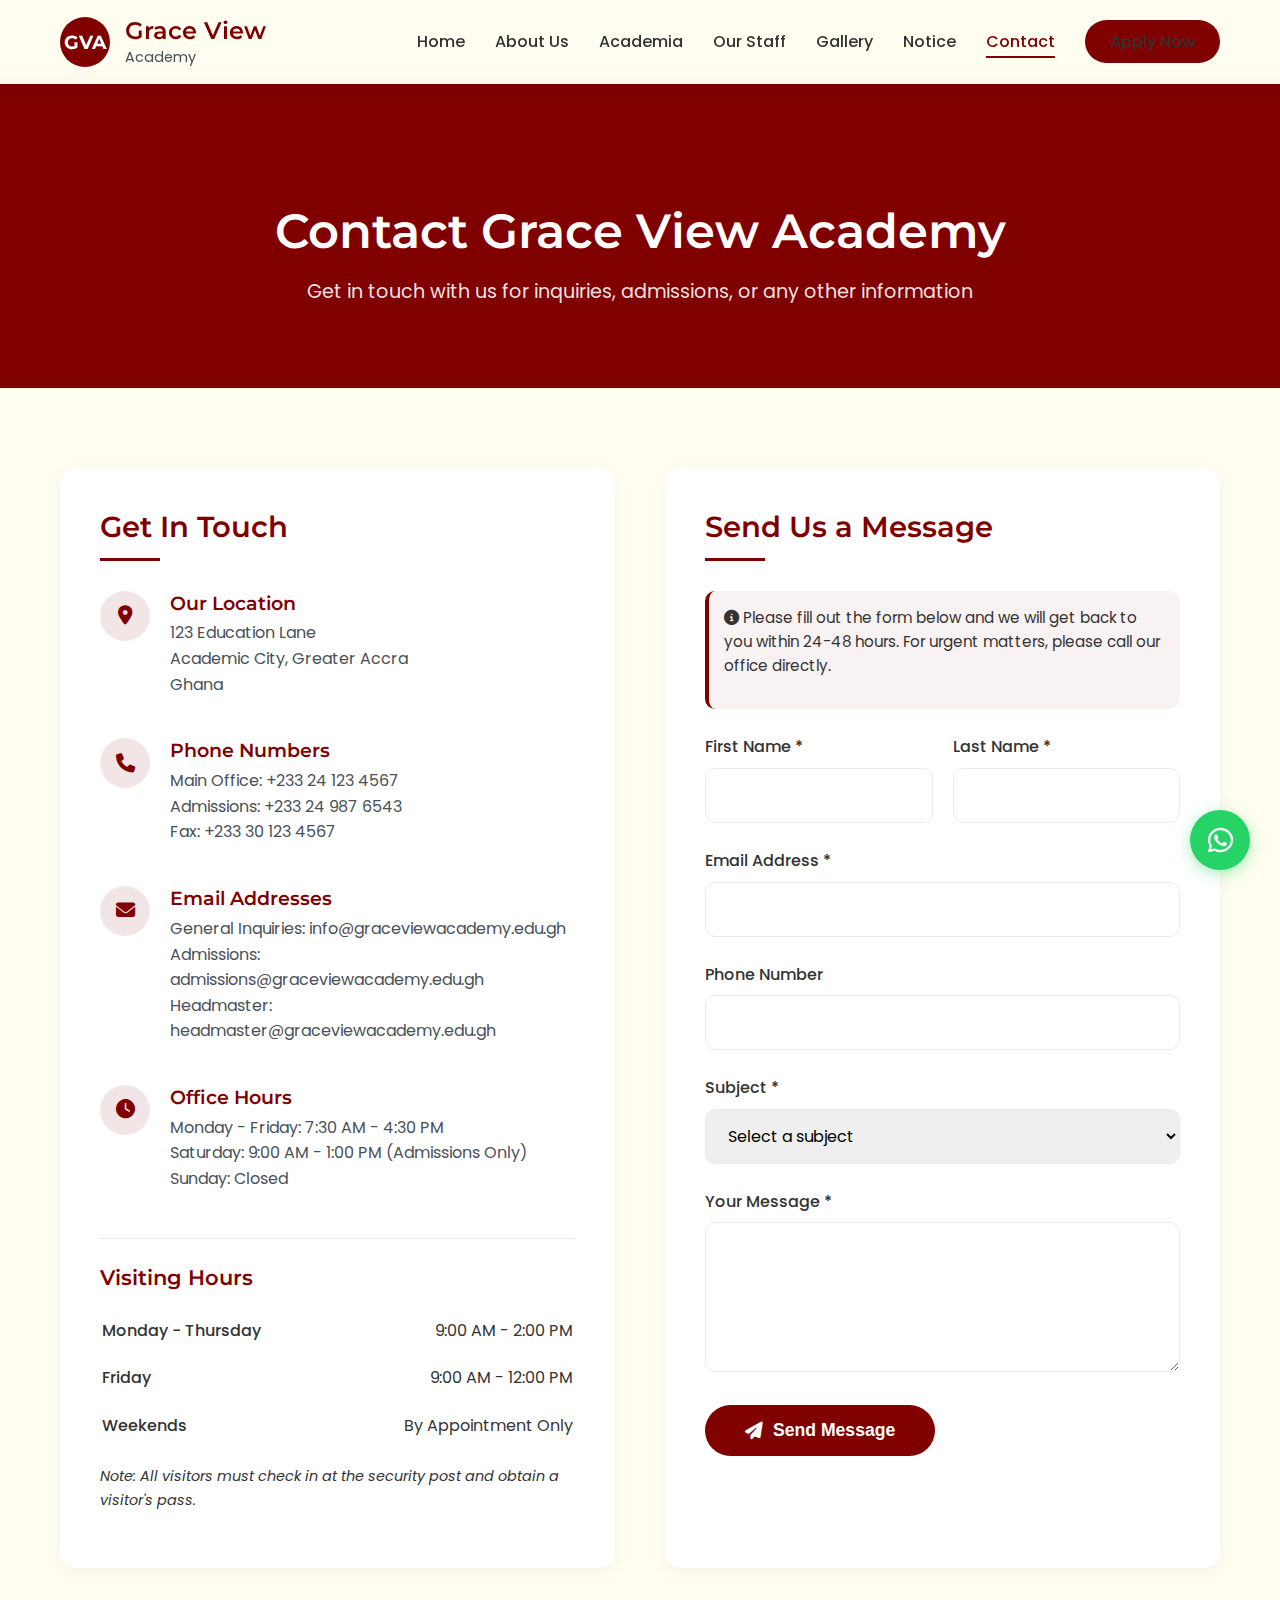
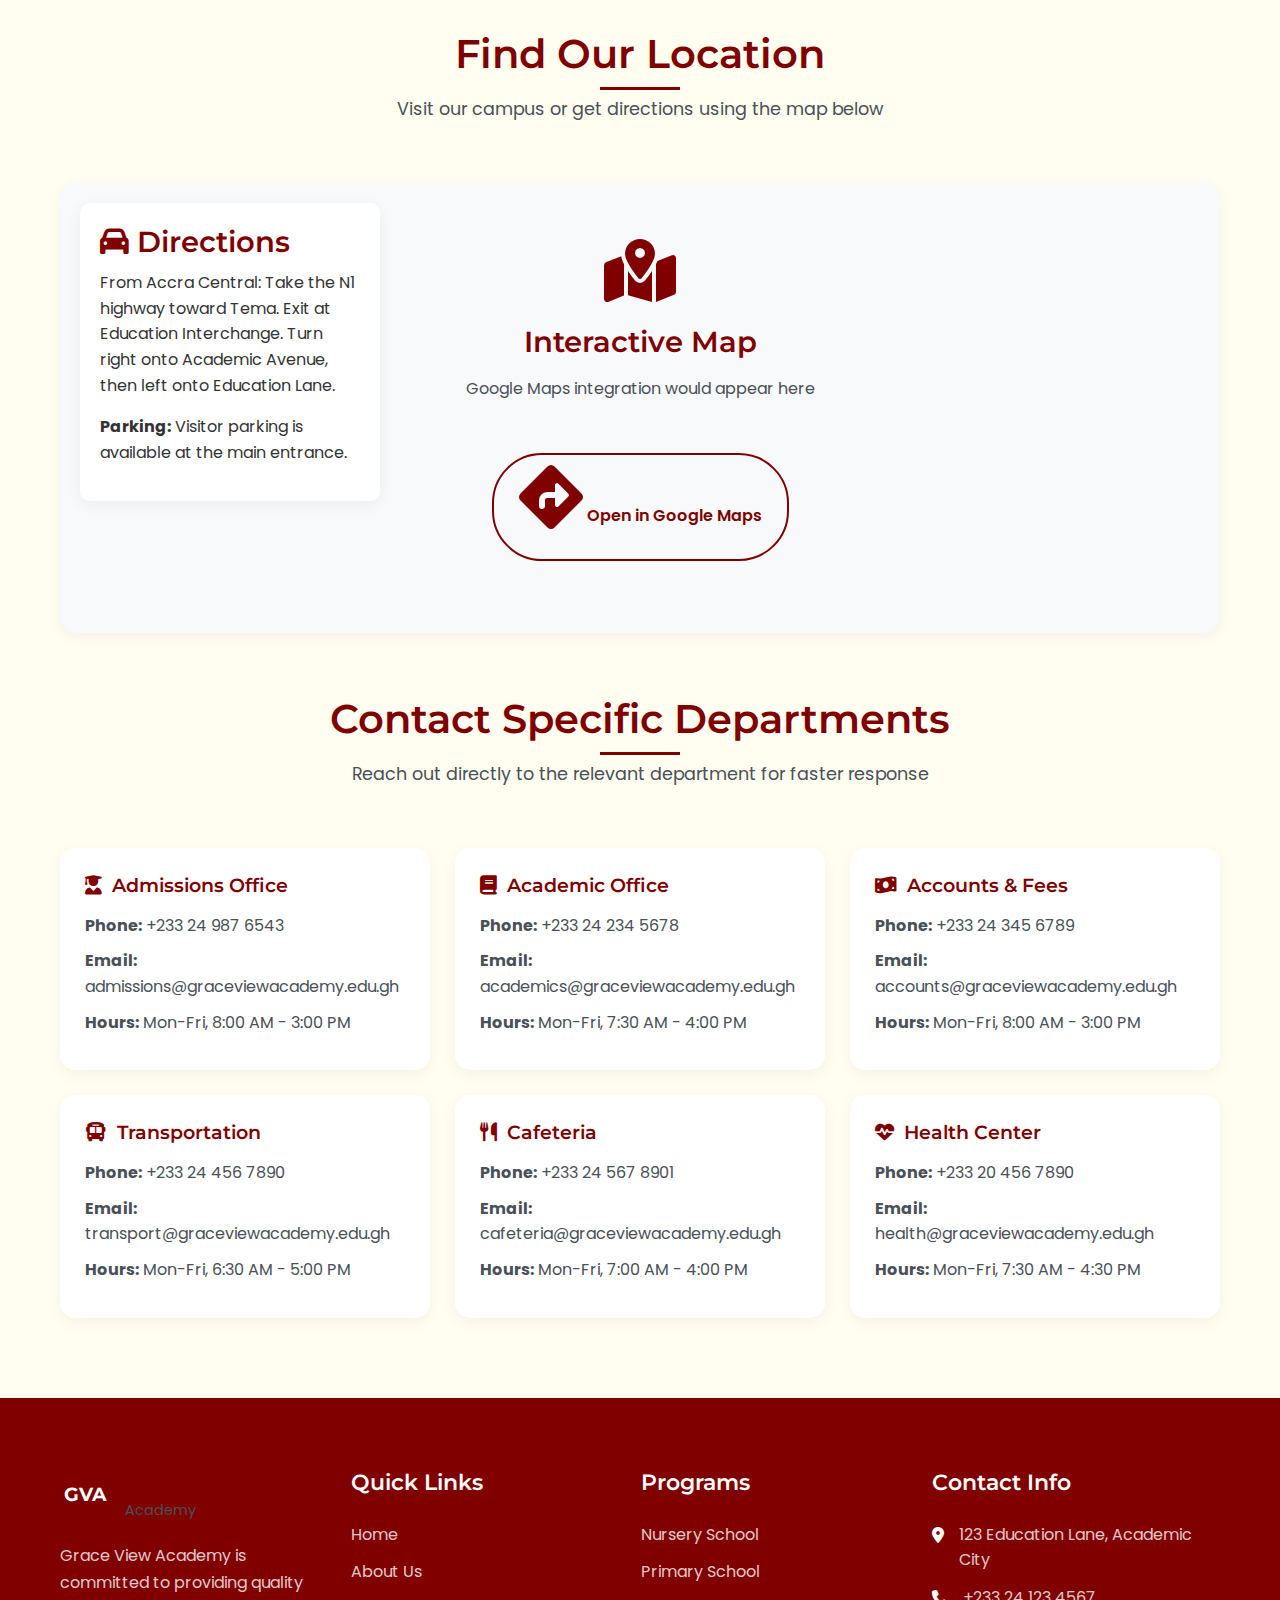
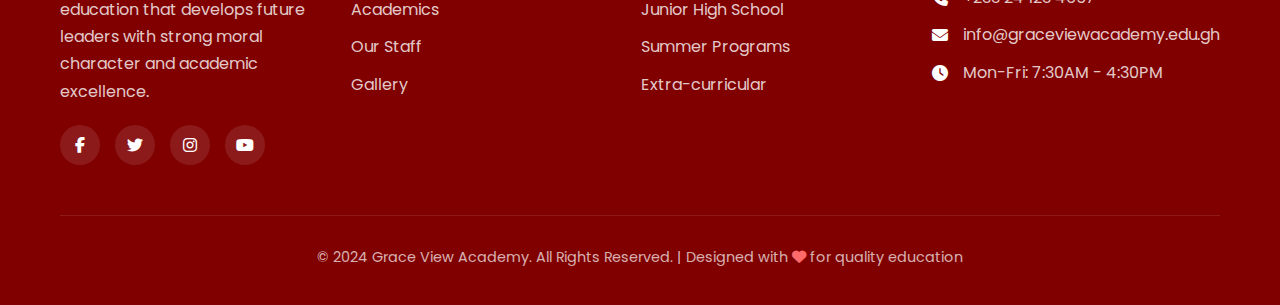
<file: contact.html>
<!DOCTYPE html>
<html lang="en">
<head>
    <meta charset="UTF-8">
    <meta name="viewport" content="width=device-width, initial-scale=1.0">
    <title>Contact Us - Grace View Academy</title>
    <link rel="stylesheet" href="css/style.css">
    <link rel="stylesheet" href="css/responsive.css">
    <link rel="stylesheet" href="https://cdnjs.cloudflare.com/ajax/libs/font-awesome/6.4.0/css/all.min.css">
    <link href="https://fonts.googleapis.com/css2?family=Poppins:wght@300;400;500;600;700&family=Montserrat:wght@400;500;600;700&display=swap" rel="stylesheet">
    <style>
        /* Additional Contact Styles */
        .contact-container {
            display: grid;
            grid-template-columns: 1fr 1fr;
            gap: 50px;
            margin-bottom: 60px;
        }
        
        .contact-info-card {
            background-color: var(--white);
            border-radius: 15px;
            padding: 40px;
            box-shadow: var(--shadow-light);
        }
        
        .contact-info-card h2 {
            font-size: 1.8rem;
            margin-bottom: 30px;
            color: var(--maroon);
            position: relative;
            padding-bottom: 15px;
        }
        
        .contact-info-card h2:after {
            content: '';
            position: absolute;
            bottom: 0;
            left: 0;
            width: 60px;
            height: 3px;
            background-color: var(--maroon);
        }
        
        .contact-details {
            display: flex;
            flex-direction: column;
            gap: 25px;
        }
        
        .contact-item {
            display: flex;
            gap: 20px;
        }
        
        .contact-icon {
            width: 50px;
            height: 50px;
            background-color: rgba(128, 0, 0, 0.1);
            border-radius: 50%;
            display: flex;
            align-items: center;
            justify-content: center;
            color: var(--maroon);
            font-size: 1.2rem;
            flex-shrink: 0;
        }
        
        .contact-text h4 {
            font-size: 1.2rem;
            margin-bottom: 5px;
        }
        
        .contact-text p {
            color: var(--dark-gray);
            line-height: 1.6;
        }
        
        .office-hours {
            margin-top: 30px;
            padding-top: 25px;
            border-top: 1px solid var(--medium-gray);
        }
        
        .office-hours h3 {
            font-size: 1.3rem;
            margin-bottom: 15px;
            color: var(--maroon);
        }
        
        .hours-table {
            width: 100%;
        }
        
        .hours-table tr {
            border-bottom: 1px solid var(--medium-gray);
        }
        
        .hours-table td {
            padding: 10px 0;
        }
        
        .hours-table td:first-child {
            font-weight: 500;
        }
        
        .hours-table td:last-child {
            text-align: right;
        }
        
        /* Contact Form */
        .contact-form-card {
            background-color: var(--white);
            border-radius: 15px;
            padding: 40px;
            box-shadow: var(--shadow-light);
        }
        
        .contact-form-card h2 {
            font-size: 1.8rem;
            margin-bottom: 30px;
            color: var(--maroon);
            position: relative;
            padding-bottom: 15px;
        }
        
        .contact-form-card h2:after {
            content: '';
            position: absolute;
            bottom: 0;
            left: 0;
            width: 60px;
            height: 3px;
            background-color: var(--maroon);
        }
        
        .form-note {
            background-color: rgba(128, 0, 0, 0.05);
            padding: 15px;
            border-radius: 10px;
            margin-bottom: 25px;
            font-size: 0.95rem;
            border-left: 4px solid var(--maroon);
        }
        
        .form-group {
            margin-bottom: 25px;
        }
        
        .form-group label {
            display: block;
            margin-bottom: 8px;
            font-weight: 500;
            color: var(--text-color);
        }
        
        .form-control {
            width: 100%;
            padding: 14px 18px;
            border: 1px solid var(--medium-gray);
            border-radius: 10px;
            font-family: 'Poppins', sans-serif;
            font-size: 1rem;
            transition: var(--transition);
        }
        
        .form-control:focus {
            outline: none;
            border-color: var(--maroon);
            box-shadow: 0 0 0 3px rgba(128, 0, 0, 0.1);
        }
        
        .form-row {
            display: grid;
            grid-template-columns: 1fr 1fr;
            gap: 20px;
        }
        
        textarea.form-control {
            min-height: 150px;
            resize: vertical;
        }
        
        .btn-submit {
            background-color: var(--maroon);
            color: var(--white);
            padding: 15px 40px;
            border: none;
            border-radius: 50px;
            font-weight: 600;
            font-size: 1.1rem;
            cursor: pointer;
            transition: var(--transition);
            display: inline-flex;
            align-items: center;
            gap: 10px;
        }
        
        .btn-submit:hover {
            background-color: var(--maroon-light);
            transform: translateY(-3px);
            box-shadow: 0 6px 20px rgba(128, 0, 0, 0.3);
        }
        
        /* Map Section */
        .map-section {
            margin-bottom: 60px;
        }
        
        .map-container {
            border-radius: 15px;
            overflow: hidden;
            box-shadow: var(--shadow-light);
            height: 450px;
            background-color: var(--medium-gray);
            position: relative;
        }
        
        .map-placeholder {
            width: 100%;
            height: 100%;
            display: flex;
            flex-direction: column;
            justify-content: center;
            align-items: center;
            background-color: var(--light-gray);
            color: var(--dark-gray);
        }
        
        .map-placeholder i {
            font-size: 4rem;
            color: var(--maroon);
            margin-bottom: 20px;
        }
        
        .map-overlay {
            position: absolute;
            top: 20px;
            left: 20px;
            background-color: rgba(255, 255, 255, 0.95);
            padding: 20px;
            border-radius: 10px;
            max-width: 300px;
            box-shadow: var(--shadow-light);
        }
        
        .map-overlay h3 {
            margin-bottom: 10px;
            color: var(--maroon);
        }
        
        /* WhatsApp Button */
        .whatsapp-float {
            position: fixed;
            bottom: 30px;
            right: 30px;
            background-color: #25D366;
            color: white;
            width: 60px;
            height: 60px;
            border-radius: 50%;
            display: flex;
            align-items: center;
            justify-content: center;
            font-size: 1.8rem;
            box-shadow: 0 4px 15px rgba(37, 211, 102, 0.4);
            z-index: 100;
            transition: var(--transition);
        }
        
        .whatsapp-float:hover {
            transform: scale(1.1);
            box-shadow: 0 6px 20px rgba(37, 211, 102, 0.6);
        }
        
        /* Departments Contact */
        .departments-contact {
            margin-top: 60px;
        }
        
        .dept-grid {
            display: grid;
            grid-template-columns: repeat(auto-fill, minmax(300px, 1fr));
            gap: 25px;
            margin-top: 30px;
        }
        
        .dept-card {
            background-color: var(--white);
            border-radius: 15px;
            padding: 25px;
            box-shadow: var(--shadow-light);
            transition: var(--transition);
        }
        
        .dept-card:hover {
            transform: translateY(-5px);
            box-shadow: var(--shadow);
        }
        
        .dept-card h4 {
            font-size: 1.2rem;
            margin-bottom: 15px;
            color: var(--maroon);
            display: flex;
            align-items: center;
            gap: 10px;
        }
        
        .dept-card h4 i {
            color: var(--maroon);
        }
        
        .dept-card p {
            margin-bottom: 10px;
            color: var(--dark-gray);
        }
        
        /* Responsive Fixes */
        @media (max-width: 991px) {
            .contact-container {
                grid-template-columns: 1fr;
                gap: 40px;
            }
            
            .form-row {
                grid-template-columns: 1fr;
                gap: 0;
            }
            
            .dept-grid {
                grid-template-columns: repeat(auto-fill, minmax(250px, 1fr));
            }
        }
        
        @media (max-width: 767px) {
            .contact-info-card,
            .contact-form-card {
                padding: 30px 20px;
            }
            
            .contact-item {
                flex-direction: column;
                gap: 15px;
                align-items: flex-start;
            }
            
            .contact-icon {
                width: 45px;
                height: 45px;
                font-size: 1.1rem;
            }
            
            .contact-text h4 {
                font-size: 1.1rem;
            }
            
            .contact-text p {
                font-size: 0.95rem;
            }
            
            .map-overlay {
                position: relative;
                top: 0;
                left: 0;
                max-width: 100%;
                margin-bottom: 20px;
            }
            
            .map-container {
                height: 350px;
            }
            
            .whatsapp-float {
                bottom: 20px;
                right: 20px;
                width: 50px;
                height: 50px;
                font-size: 1.5rem;
            }
            
            .hours-table td:last-child {
                text-align: left;
            }
            
            .btn-submit {
                width: 100%;
                justify-content: center;
            }
        }
        
        @media (max-width: 480px) {
            .contact-info-card,
            .contact-form-card {
                padding: 25px 15px;
            }
            
            .contact-info-card h2,
            .contact-form-card h2 {
                font-size: 1.5rem;
            }
            
            .map-container {
                height: 300px;
            }
            
            .map-placeholder i {
                font-size: 3rem;
            }
            
            .dept-grid {
                grid-template-columns: 1fr;
                gap: 20px;
            }
            
            .whatsapp-float {
                bottom: 15px;
                right: 15px;
                width: 45px;
                height: 45px;
                font-size: 1.3rem;
            }
            
            .form-control {
                padding: 12px 15px;
            }
        }
    </style>
</head>
<body>
    <!-- Navigation -->
    <nav class="navbar">
        <div class="container">
            <div class="nav-container">
                <a href="index.html" class="logo">
                    <div class="logo-circle">GVA</div>
                    <div class="logo-text">
                        <h2>Grace View</h2>
                        <p>Academy</p>
                    </div>
                </a>
                <button class="menu-toggle" id="menuToggle">
                    <i class="fas fa-bars"></i>
                </button>
                <ul class="nav-menu" id="navMenu">
                    <li><a href="index.html">Home</a></li>
                    <li><a href="about.html">About Us</a></li>
                    <li><a href="academic.html">Academia</a></li>
                    <li><a href="staff.html">Our Staff</a></li>
                    <li><a href="gallery.html">Gallery</a></li>
                    <li><a href="notice.html">Notice</a></li>
                    <li><a href="contact.html" class="active">Contact</a></li>
                    <li><a href="#" class="btn-apply">Apply Now</a></li>
                </ul>
            </div>
        </div>
    </nav>

    <!-- Page Header -->
    <section class="page-header">
        <div class="container">
            <h1>Contact Grace View Academy</h1>
            <p>Get in touch with us for inquiries, admissions, or any other information</p>
        </div>
    </section>

    <!-- Contact Container -->
    <section class="section contact-section">
        <div class="container">
            <div class="contact-container">
                <!-- Contact Information -->
                <div class="contact-info-card">
                    <h2>Get In Touch</h2>
                    <div class="contact-details">
                        <div class="contact-item">
                            <div class="contact-icon">
                                <i class="fas fa-map-marker-alt"></i>
                            </div>
                            <div class="contact-text">
                                <h4>Our Location</h4>
                                <p>123 Education Lane<br>Academic City, Greater Accra<br>Ghana</p>
                            </div>
                        </div>
                        <div class="contact-item">
                            <div class="contact-icon">
                                <i class="fas fa-phone"></i>
                            </div>
                            <div class="contact-text">
                                <h4>Phone Numbers</h4>
                                <p>Main Office: +233 24 123 4567<br>
                                   Admissions: +233 24 987 6543<br>
                                   Fax: +233 30 123 4567</p>
                            </div>
                        </div>
                        <div class="contact-item">
                            <div class="contact-icon">
                                <i class="fas fa-envelope"></i>
                            </div>
                            <div class="contact-text">
                                <h4>Email Addresses</h4>
                                <p>General Inquiries: info@graceviewacademy.edu.gh<br>
                                   Admissions: admissions@graceviewacademy.edu.gh<br>
                                   Headmaster: headmaster@graceviewacademy.edu.gh</p>
                            </div>
                        </div>
                        <div class="contact-item">
                            <div class="contact-icon">
                                <i class="fas fa-clock"></i>
                            </div>
                            <div class="contact-text">
                                <h4>Office Hours</h4>
                                <p>Monday - Friday: 7:30 AM - 4:30 PM<br>
                                   Saturday: 9:00 AM - 1:00 PM (Admissions Only)<br>
                                   Sunday: Closed</p>
                            </div>
                        </div>
                    </div>
                    
                    <div class="office-hours">
                        <h3>Visiting Hours</h3>
                        <table class="hours-table">
                            <tr>
                                <td>Monday - Thursday</td>
                                <td>9:00 AM - 2:00 PM</td>
                            </tr>
                            <tr>
                                <td>Friday</td>
                                <td>9:00 AM - 12:00 PM</td>
                            </tr>
                            <tr>
                                <td>Weekends</td>
                                <td>By Appointment Only</td>
                            </tr>
                        </table>
                        <p style="margin-top: 15px; font-size: 0.9rem;"><em>Note: All visitors must check in at the security post and obtain a visitor's pass.</em></p>
                    </div>
                </div>
                
                <!-- Contact Form -->
                <div class="contact-form-card">
                    <h2>Send Us a Message</h2>
                    <div class="form-note">
                        <p><i class="fas fa-info-circle"></i> Please fill out the form below and we will get back to you within 24-48 hours. For urgent matters, please call our office directly.</p>
                    </div>
                    
                    <form id="contactForm" action="https://docs.google.com/forms/d/e/1FAIpQLSfYOUR_GOOGLE_FORM_ID_HERE/formResponse" method="POST" target="_blank">
                        <div class="form-row">
                            <div class="form-group">
                                <label for="firstName">First Name *</label>
                                <input type="text" id="firstName" name="entry.1234567890" class="form-control" required>
                            </div>
                            <div class="form-group">
                                <label for="lastName">Last Name *</label>
                                <input type="text" id="lastName" name="entry.0987654321" class="form-control" required>
                            </div>
                        </div>
                        
                        <div class="form-group">
                            <label for="email">Email Address *</label>
                            <input type="email" id="email" name="entry.4567890123" class="form-control" required>
                        </div>
                        
                        <div class="form-group">
                            <label for="phone">Phone Number</label>
                            <input type="tel" id="phone" name="entry.5678901234" class="form-control">
                        </div>
                        
                        <div class="form-group">
                            <label for="subject">Subject *</label>
                            <select id="subject" name="entry.6789012345" class="form-control" required>
                                <option value="" disabled selected>Select a subject</option>
                                <option value="Admissions">Admissions Inquiry</option>
                                <option value="Academic">Academic Information</option>
                                <option value="Fees">Fees & Payment</option>
                                <option value="Employment">Employment Opportunity</option>
                                <option value="Partnership">Partnership/Collaboration</option>
                                <option value="Other">Other Inquiry</option>
                            </select>
                        </div>
                        
                        <div class="form-group">
                            <label for="message">Your Message *</label>
                            <textarea id="message" name="entry.7890123456" class="form-control" required></textarea>
                        </div>
                        
                        <button type="submit" class="btn-submit">
                            <i class="fas fa-paper-plane"></i> Send Message
                        </button>
                    </form>
                </div>
            </div>
            
            <!-- Map Section -->
            <div class="map-section">
                <div class="section-header">
                    <h2 class="section-title">Find Our Location</h2>
                    <p class="section-subtitle">Visit our campus or get directions using the map below</p>
                </div>
                
                <div class="map-container">
                    <div class="map-placeholder">
                        <i class="fas fa-map-marked-alt"></i>
                        <h3>Interactive Map</h3>
                        <p>Google Maps integration would appear here</p>
                        <p style="margin-top: 20px; text-align: center;">
                            <a href="https://maps.google.com/?q=123+Education+Lane,+Academic+City,+Ghana" target="_blank" class="btn-program">
                                <i class="fas fa-directions"></i> Open in Google Maps
                            </a>
                        </p>
                    </div>
                    
                    <div class="map-overlay">
                        <h3><i class="fas fa-car"></i> Directions</h3>
                        <p>From Accra Central: Take the N1 highway toward Tema. Exit at Education Interchange. Turn right onto Academic Avenue, then left onto Education Lane.</p>
                        <p><strong>Parking:</strong> Visitor parking is available at the main entrance.</p>
                    </div>
                </div>
            </div>
            
            <!-- Departments Contact -->
            <div class="departments-contact">
                <div class="section-header">
                    <h2 class="section-title">Contact Specific Departments</h2>
                    <p class="section-subtitle">Reach out directly to the relevant department for faster response</p>
                </div>
                
                <div class="dept-grid">
                    <div class="dept-card">
                        <h4><i class="fas fa-user-graduate"></i> Admissions Office</h4>
                        <p><strong>Phone:</strong> +233 24 987 6543</p>
                        <p><strong>Email:</strong> admissions@graceviewacademy.edu.gh</p>
                        <p><strong>Hours:</strong> Mon-Fri, 8:00 AM - 3:00 PM</p>
                    </div>
                    
                    <div class="dept-card">
                        <h4><i class="fas fa-book"></i> Academic Office</h4>
                        <p><strong>Phone:</strong> +233 24 234 5678</p>
                        <p><strong>Email:</strong> academics@graceviewacademy.edu.gh</p>
                        <p><strong>Hours:</strong> Mon-Fri, 7:30 AM - 4:00 PM</p>
                    </div>
                    
                    <div class="dept-card">
                        <h4><i class="fas fa-money-bill-wave"></i> Accounts & Fees</h4>
                        <p><strong>Phone:</strong> +233 24 345 6789</p>
                        <p><strong>Email:</strong> accounts@graceviewacademy.edu.gh</p>
                        <p><strong>Hours:</strong> Mon-Fri, 8:00 AM - 3:00 PM</p>
                    </div>
                    
                    <div class="dept-card">
                        <h4><i class="fas fa-bus"></i> Transportation</h4>
                        <p><strong>Phone:</strong> +233 24 456 7890</p>
                        <p><strong>Email:</strong> transport@graceviewacademy.edu.gh</p>
                        <p><strong>Hours:</strong> Mon-Fri, 6:30 AM - 5:00 PM</p>
                    </div>
                    
                    <div class="dept-card">
                        <h4><i class="fas fa-utensils"></i> Cafeteria</h4>
                        <p><strong>Phone:</strong> +233 24 567 8901</p>
                        <p><strong>Email:</strong> cafeteria@graceviewacademy.edu.gh</p>
                        <p><strong>Hours:</strong> Mon-Fri, 7:00 AM - 4:00 PM</p>
                    </div>
                    
                    <div class="dept-card">
                        <h4><i class="fas fa-heartbeat"></i> Health Center</h4>
                        <p><strong>Phone:</strong> +233 20 456 7890</p>
                        <p><strong>Email:</strong> health@graceviewacademy.edu.gh</p>
                        <p><strong>Hours:</strong> Mon-Fri, 7:30 AM - 4:30 PM</p>
                    </div>
                </div>
            </div>
        </div>
    </section>

    <!-- WhatsApp Float Button -->
    <a href="https://wa.me/233241234567?text=Hello%20Grace%20View%20Academy,%20I%20have%20a%20question" class="whatsapp-float" target="_blank">
        <i class="fab fa-whatsapp"></i>
    </a>

    <!-- Footer -->
    <footer class="footer">
        <div class="container">
            <div class="footer-content">
                <div class="footer-col">
                    <a href="index.html" class="logo">
                        <div class="logo-circle">GVA</div>
                        <div class="logo-text">
                            <h2>Grace View</h2>
                            <p>Academy</p>
                        </div>
                    </a>
                    <p class="footer-about">Grace View Academy is committed to providing quality education that develops future leaders with strong moral character and academic excellence.</p>
                    <div class="social-icons">
                        <a href="#"><i class="fab fa-facebook-f"></i></a>
                        <a href="#"><i class="fab fa-twitter"></i></a>
                        <a href="#"><i class="fab fa-instagram"></i></a>
                        <a href="#"><i class="fab fa-youtube"></i></a>
                    </div>
                </div>
                <div class="footer-col">
                    <h3>Quick Links</h3>
                    <ul>
                        <li><a href="index.html">Home</a></li>
                        <li><a href="about.html">About Us</a></li>
                        <li><a href="academic.html">Academics</a></li>
                        <li><a href="staff.html">Our Staff</a></li>
                        <li><a href="gallery.html">Gallery</a></li>
                    </ul>
                </div>
                <div class="footer-col">
                    <h3>Programs</h3>
                    <ul>
                        <li><a href="#">Nursery School</a></li>
                        <li><a href="#">Primary School</a></li>
                        <li><a href="#">Junior High School</a></li>
                        <li><a href="#">Summer Programs</a></li>
                        <li><a href="#">Extra-curricular</a></li>
                    </ul>
                </div>
                <div class="footer-col">
                    <h3>Contact Info</h3>
                    <ul class="contact-info">
                        <li><i class="fas fa-map-marker-alt"></i> 123 Education Lane, Academic City</li>
                        <li><i class="fas fa-phone"></i> +233 24 123 4567</li>
                        <li><i class="fas fa-envelope"></i> info@graceviewacademy.edu.gh</li>
                        <li><i class="fas fa-clock"></i> Mon-Fri: 7:30AM - 4:30PM</li>
                    </ul>
                </div>
            </div>
            <div class="footer-bottom">
                <p>&copy; 2024 Grace View Academy. All Rights Reserved. | Designed with <i class="fas fa-heart"></i> for quality education</p>
            </div>
        </div>
    </footer>

    <script src="js/main.js"></script>
    <script>
        // Contact form handling
        document.getElementById('contactForm').addEventListener('submit', function(e) {
            // Basic validation
            const firstName = document.getElementById('firstName').value;
            const lastName = document.getElementById('lastName').value;
            const email = document.getElementById('email').value;
            const message = document.getElementById('message').value;
            
            if (!firstName || !lastName || !email || !message) {
                alert('Please fill in all required fields.');
                e.preventDefault();
                return;
            }
            
            // Email validation
            const emailRegex = /^[^\s@]+@[^\s@]+\.[^\s@]+$/;
            if (!emailRegex.test(email)) {
                alert('Please enter a valid email address.');
                e.preventDefault();
                return;
            }
            
            // If using Google Forms, this will submit to Google
            // For demonstration, we'll show a success message
            alert('Thank you for your message! We will get back to you within 24-48 hours.');
        });
        
        // WhatsApp button functionality
        document.querySelector('.whatsapp-float').addEventListener('click', function(e) {
            // You can add analytics tracking here if needed
            console.log('WhatsApp clicked');
        });
    </script>
</body>
</html>
</file>
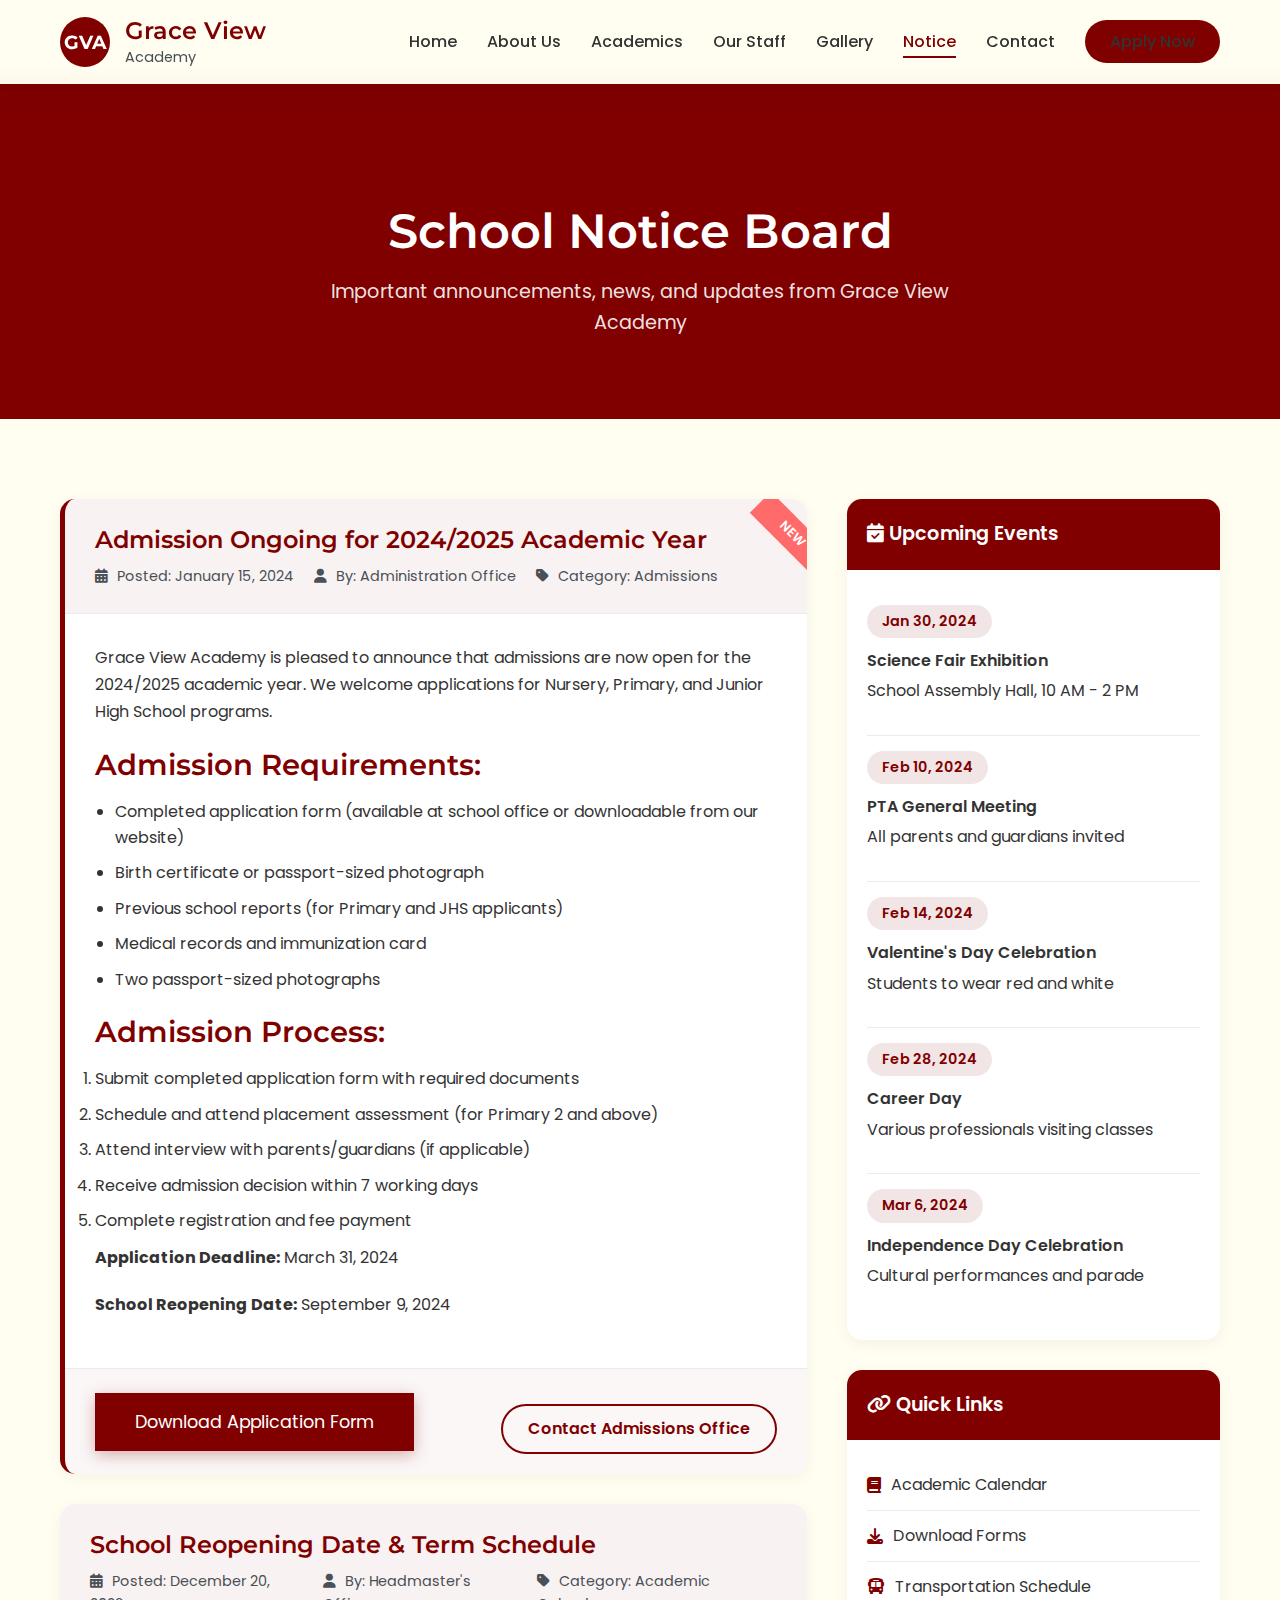
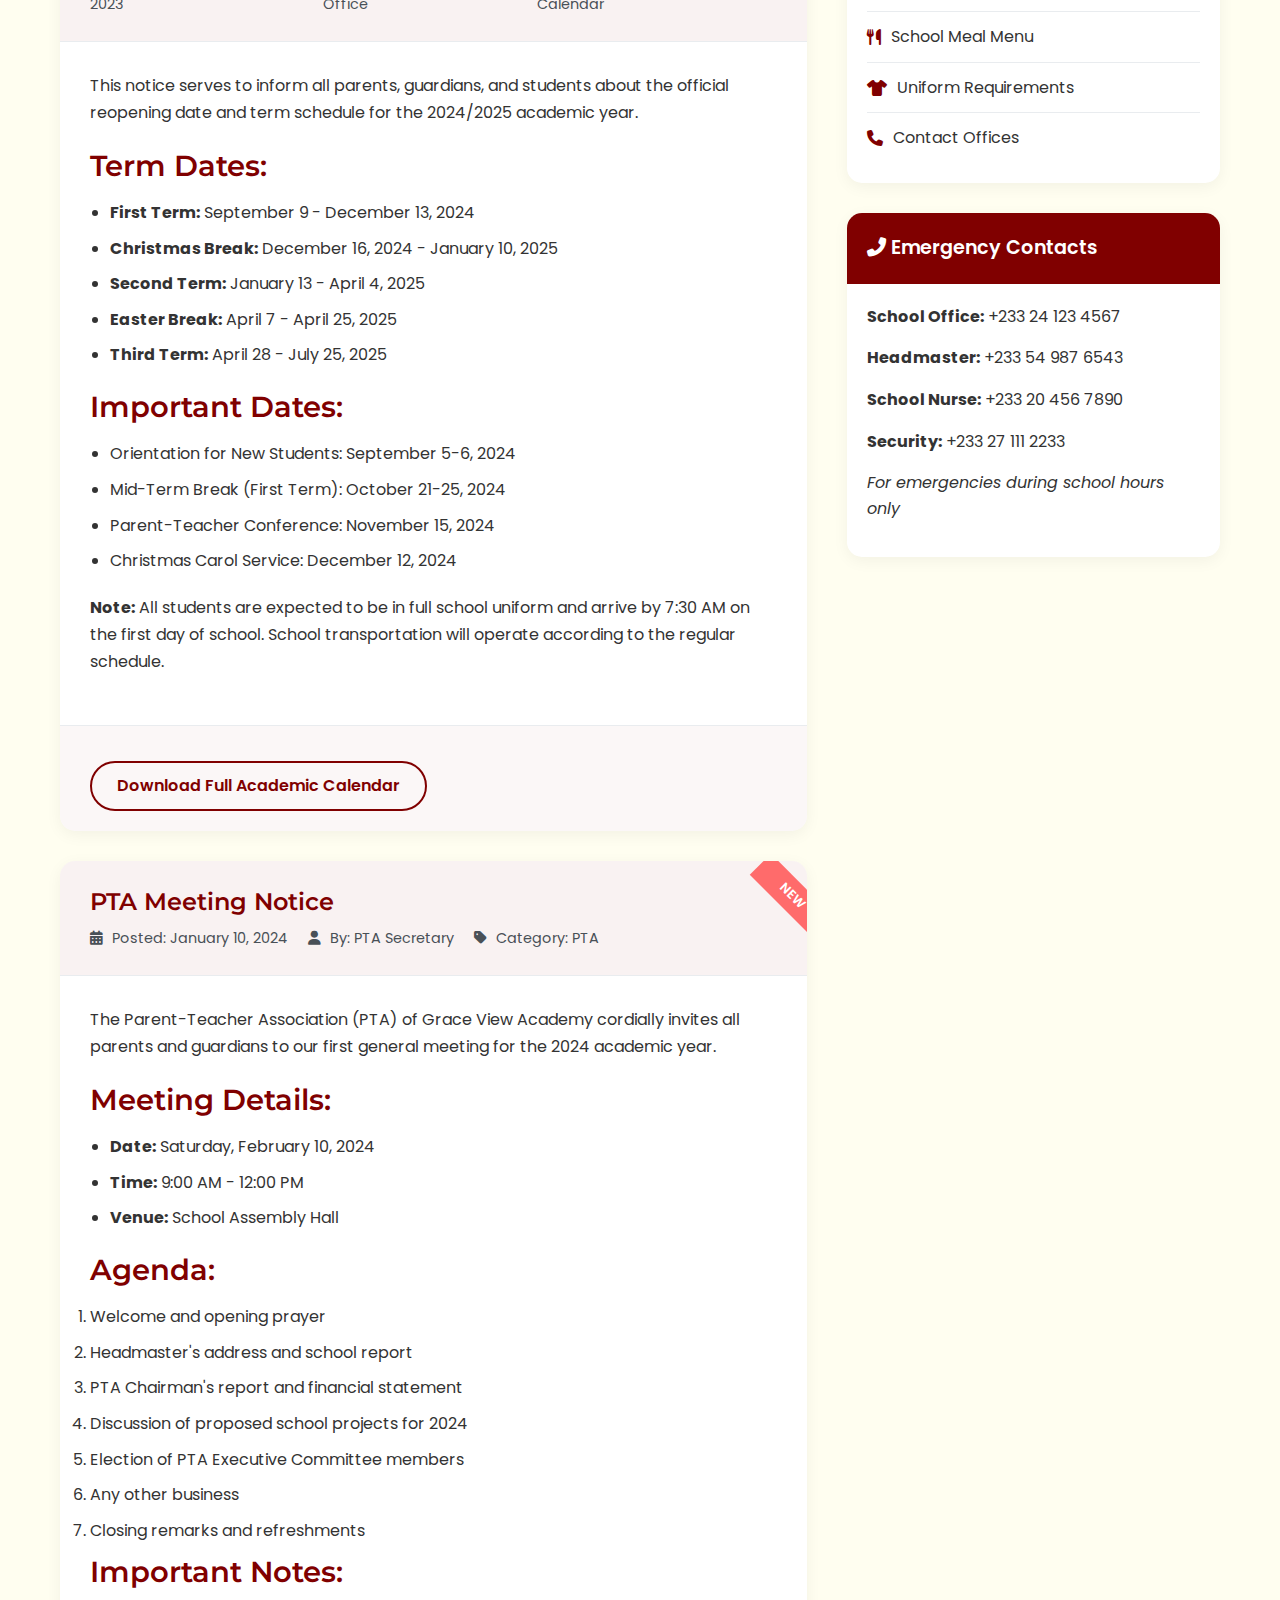
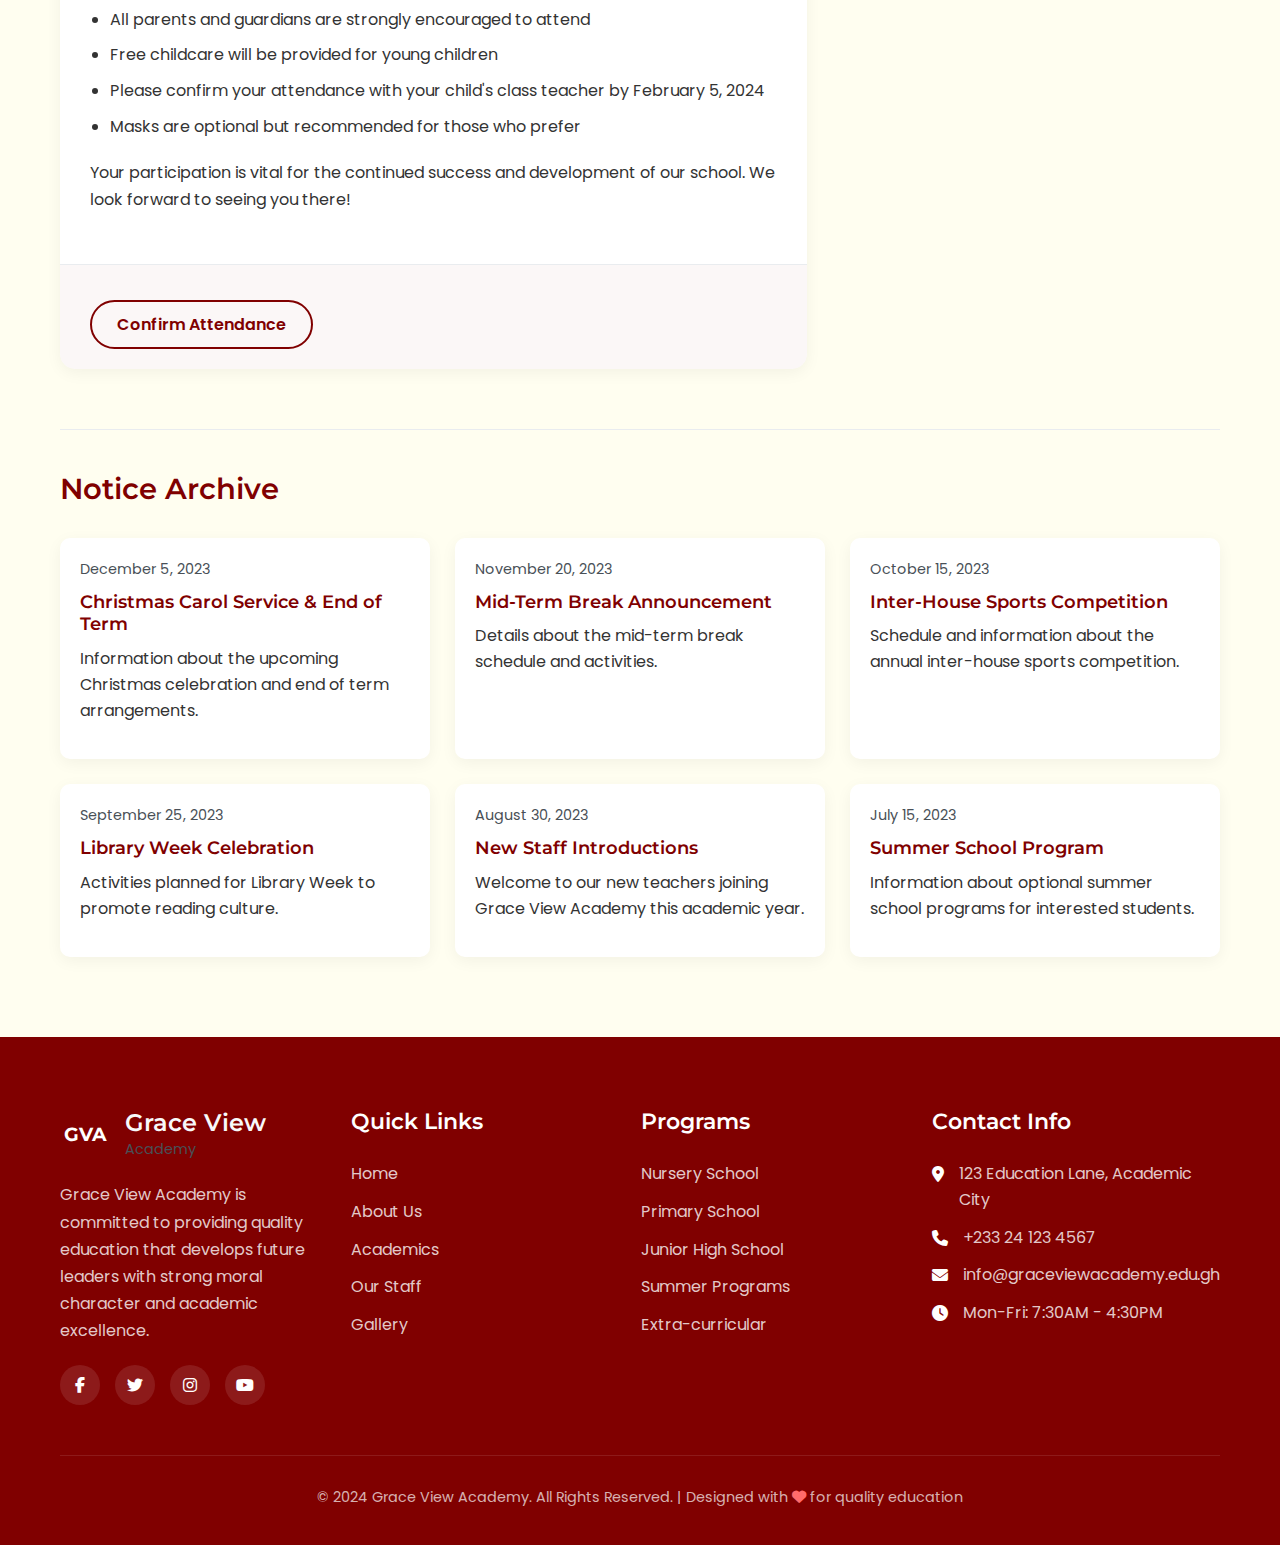
<file: notice.html>
<!DOCTYPE html>
<html lang="en">
<head>
    <meta charset="UTF-8">
    <meta name="viewport" content="width=device-width, initial-scale=1.0">
    <title>School Notice - Grace View Academy</title>
    <link rel="stylesheet" href="css/style.css">
    <link rel="stylesheet" href="css/responsive.css">
    <link rel="stylesheet" href="https://cdnjs.cloudflare.com/ajax/libs/font-awesome/6.4.0/css/all.min.css">
    <link href="https://fonts.googleapis.com/css2?family=Poppins:wght@300;400;500;600;700&family=Montserrat:wght@400;500;600;700&display=swap" rel="stylesheet">
    <style>
        /* Additional Notice Styles */
        .notice-container {
            display: grid;
            grid-template-columns: 2fr 1fr;
            gap: 40px;
        }
        
        .notice-main {
            display: flex;
            flex-direction: column;
            gap: 30px;
        }
        
        .notice-card {
            background-color: var(--white);
            border-radius: 15px;
            overflow: hidden;
            box-shadow: var(--shadow-light);
            transition: var(--transition);
        }
        
        .notice-card:hover {
            transform: translateY(-5px);
            box-shadow: var(--shadow);
        }
        
        .notice-card.featured {
            border-left: 5px solid var(--maroon);
        }
        
        .notice-card.new {
            position: relative;
        }
        
        .notice-card.new:before {
            content: 'NEW';
            position: absolute;
            top: 20px;
            right: -30px;
            background-color: #ff6b6b;
            color: white;
            padding: 5px 30px;
            font-size: 0.8rem;
            font-weight: 600;
            transform: rotate(45deg);
            z-index: 1;
        }
        
        .notice-header {
            padding: 25px 30px;
            background-color: rgba(128, 0, 0, 0.05);
            border-bottom: 1px solid var(--medium-gray);
        }
        
        .notice-title {
            font-size: 1.5rem;
            margin-bottom: 10px;
            color: var(--maroon);
        }
        
        .notice-meta {
            display: flex;
            gap: 20px;
            color: var(--dark-gray);
            font-size: 0.9rem;
        }
        
        .notice-meta i {
            margin-right: 5px;
        }
        
        .notice-body {
            padding: 30px;
        }
        
        .notice-body p {
            margin-bottom: 20px;
            line-height: 1.7;
        }
        
        .notice-body ul {
            margin-left: 20px;
            margin-bottom: 20px;
        }
        
        .notice-body li {
            margin-bottom: 10px;
        }
        
        .notice-cta {
            padding: 20px 30px;
            background-color: rgba(128, 0, 0, 0.03);
            border-top: 1px solid var(--medium-gray);
            display: flex;
            justify-content: space-between;
            align-items: center;
        }
        
        .notice-sidebar {
            display: flex;
            flex-direction: column;
            gap: 30px;
        }
        
        .sidebar-card {
            background-color: var(--white);
            border-radius: 15px;
            overflow: hidden;
            box-shadow: var(--shadow-light);
        }
        
        .sidebar-title {
            padding: 20px;
            background-color: var(--maroon);
            color: var(--white);
            font-size: 1.2rem;
            font-weight: 600;
        }
        
        .sidebar-content {
            padding: 20px;
        }
        
        .upcoming-event {
            padding: 15px 0;
            border-bottom: 1px solid var(--medium-gray);
        }
        
        .upcoming-event:last-child {
            border-bottom: none;
        }
        
        .event-date {
            display: inline-block;
            background-color: rgba(128, 0, 0, 0.1);
            color: var(--maroon);
            padding: 5px 15px;
            border-radius: 50px;
            font-size: 0.9rem;
            font-weight: 600;
            margin-bottom: 10px;
        }
        
        .event-title {
            font-weight: 600;
            margin-bottom: 5px;
        }
        
        .quick-links {
            list-style: none;
        }
        
        .quick-links li {
            padding: 12px 0;
            border-bottom: 1px solid var(--medium-gray);
        }
        
        .quick-links li:last-child {
            border-bottom: none;
        }
        
        .quick-links a {
            display: flex;
            align-items: center;
            gap: 10px;
            color: var(--text-color);
            transition: var(--transition);
        }
        
        .quick-links a:hover {
            color: var(--maroon);
            padding-left: 5px;
        }
        
        .quick-links i {
            color: var(--maroon);
        }
        
        .notice-archive {
            margin-top: 60px;
            padding-top: 40px;
            border-top: 1px solid var(--medium-gray);
        }
        
        .archive-title {
            font-size: 1.8rem;
            margin-bottom: 30px;
            color: var(--maroon);
        }
        
        .archive-grid {
            display: grid;
            grid-template-columns: repeat(auto-fill, minmax(300px, 1fr));
            gap: 25px;
        }
        
        .archive-card {
            background-color: var(--white);
            border-radius: 10px;
            padding: 20px;
            box-shadow: var(--shadow-light);
            transition: var(--transition);
        }
        
        .archive-card:hover {
            transform: translateY(-5px);
            box-shadow: var(--shadow);
        }
        
        .archive-date {
            font-size: 0.9rem;
            color: var(--dark-gray);
            margin-bottom: 10px;
        }
        
        .archive-title-small {
            font-size: 1.1rem;
            margin-bottom: 10px;
            color: var(--maroon);
        }
        
        .no-notice {
            text-align: center;
            padding: 60px 30px;
            background-color: var(--white);
            border-radius: 15px;
            box-shadow: var(--shadow-light);
        }
        
        .no-notice i {
            font-size: 4rem;
            color: var(--medium-gray);
            margin-bottom: 20px;
        }
        
        @media (max-width: 991px) {
            .notice-container {
                grid-template-columns: 1fr;
            }
            
            .archive-grid {
                grid-template-columns: repeat(auto-fill, minmax(250px, 1fr));
            }
        }
        
        @media (max-width: 767px) {
            .notice-meta {
                flex-direction: column;
                gap: 10px;
            }
            
            .notice-cta {
                flex-direction: column;
                gap: 15px;
                align-items: flex-start;
            }
        }
    </style>
</head>
<body>
    <!-- Navigation -->
    <nav class="navbar">
        <div class="container">
            <div class="nav-container">
                <a href="index.html" class="logo">
                    <div class="logo-circle">GVA</div>
                    <div class="logo-text">
                        <h2>Grace View</h2>
                        <p>Academy</p>
                    </div>
                </a>
                <button class="menu-toggle" id="menuToggle">
                    <i class="fas fa-bars"></i>
                </button>
                <ul class="nav-menu" id="navMenu">
                    <li><a href="index.html">Home</a></li>
                    <li><a href="about.html">About Us</a></li>
                    <li><a href="academic.html">Academics</a></li>
                    <li><a href="staff.html">Our Staff</a></li>
                    <li><a href="gallery.html">Gallery</a></li>
                    <li><a href="notice.html" class="active">Notice</a></li>
                    <li><a href="contact.html">Contact</a></li>
                    <li><a href="#" class="btn-apply">Apply Now</a></li>
                </ul>
            </div>
        </div>
    </nav>

    <!-- Page Header -->
    <section class="page-header">
        <div class="container">
            <h1>School Notice Board</h1>
            <p>Important announcements, news, and updates from Grace View Academy</p>
        </div>
    </section>

    <!-- Notice Board -->
    <section class="section notice-board">
        <div class="container">
            <div class="notice-container">
                <!-- Main Notice Content -->
                <div class="notice-main">
                    <!-- Featured Notice -->
                    <div class="notice-card featured new">
                        <div class="notice-header">
                            <h2 class="notice-title">Admission Ongoing for 2024/2025 Academic Year</h2>
                            <div class="notice-meta">
                                <span><i class="fas fa-calendar-alt"></i> Posted: January 15, 2024</span>
                                <span><i class="fas fa-user"></i> By: Administration Office</span>
                                <span><i class="fas fa-tag"></i> Category: Admissions</span>
                            </div>
                        </div>
                        <div class="notice-body">
                            <p>Grace View Academy is pleased to announce that admissions are now open for the 2024/2025 academic year. We welcome applications for Nursery, Primary, and Junior High School programs.</p>
                            
                            <h3>Admission Requirements:</h3>
                            <ul>
                                <li>Completed application form (available at school office or downloadable from our website)</li>
                                <li>Birth certificate or passport-sized photograph</li>
                                <li>Previous school reports (for Primary and JHS applicants)</li>
                                <li>Medical records and immunization card</li>
                                <li>Two passport-sized photographs</li>
                            </ul>
                            
                            <h3>Admission Process:</h3>
                            <ol>
                                <li>Submit completed application form with required documents</li>
                                <li>Schedule and attend placement assessment (for Primary 2 and above)</li>
                                <li>Attend interview with parents/guardians (if applicable)</li>
                                <li>Receive admission decision within 7 working days</li>
                                <li>Complete registration and fee payment</li>
                            </ol>
                            
                            <p><strong>Application Deadline:</strong> March 31, 2024</p>
                            <p><strong>School Reopening Date:</strong> September 9, 2024</p>
                        </div>
                        <div class="notice-cta">
                            <a href="contact.html" class="btn-cta">Download Application Form</a>
                            <a href="contact.html" class="btn-program">Contact Admissions Office</a>
                        </div>
                    </div>
                    
                    <!-- Second Notice -->
                    <div class="notice-card">
                        <div class="notice-header">
                            <h2 class="notice-title">School Reopening Date & Term Schedule</h2>
                            <div class="notice-meta">
                                <span><i class="fas fa-calendar-alt"></i> Posted: December 20, 2023</span>
                                <span><i class="fas fa-user"></i> By: Headmaster's Office</span>
                                <span><i class="fas fa-tag"></i> Category: Academic Calendar</span>
                            </div>
                        </div>
                        <div class="notice-body">
                            <p>This notice serves to inform all parents, guardians, and students about the official reopening date and term schedule for the 2024/2025 academic year.</p>
                            
                            <h3>Term Dates:</h3>
                            <ul>
                                <li><strong>First Term:</strong> September 9 - December 13, 2024</li>
                                <li><strong>Christmas Break:</strong> December 16, 2024 - January 10, 2025</li>
                                <li><strong>Second Term:</strong> January 13 - April 4, 2025</li>
                                <li><strong>Easter Break:</strong> April 7 - April 25, 2025</li>
                                <li><strong>Third Term:</strong> April 28 - July 25, 2025</li>
                            </ul>
                            
                            <h3>Important Dates:</h3>
                            <ul>
                                <li>Orientation for New Students: September 5-6, 2024</li>
                                <li>Mid-Term Break (First Term): October 21-25, 2024</li>
                                <li>Parent-Teacher Conference: November 15, 2024</li>
                                <li>Christmas Carol Service: December 12, 2024</li>
                            </ul>
                            
                            <p><strong>Note:</strong> All students are expected to be in full school uniform and arrive by 7:30 AM on the first day of school. School transportation will operate according to the regular schedule.</p>
                        </div>
                        <div class="notice-cta">
                            <a href="#" class="btn-program">Download Full Academic Calendar</a>
                        </div>
                    </div>
                    
                    <!-- Third Notice -->
                    <div class="notice-card new">
                        <div class="notice-header">
                            <h2 class="notice-title">PTA Meeting Notice</h2>
                            <div class="notice-meta">
                                <span><i class="fas fa-calendar-alt"></i> Posted: January 10, 2024</span>
                                <span><i class="fas fa-user"></i> By: PTA Secretary</span>
                                <span><i class="fas fa-tag"></i> Category: PTA</span>
                            </div>
                        </div>
                        <div class="notice-body">
                            <p>The Parent-Teacher Association (PTA) of Grace View Academy cordially invites all parents and guardians to our first general meeting for the 2024 academic year.</p>
                            
                            <h3>Meeting Details:</h3>
                            <ul>
                                <li><strong>Date:</strong> Saturday, February 10, 2024</li>
                                <li><strong>Time:</strong> 9:00 AM - 12:00 PM</li>
                                <li><strong>Venue:</strong> School Assembly Hall</li>
                            </ul>
                            
                            <h3>Agenda:</h3>
                            <ol>
                                <li>Welcome and opening prayer</li>
                                <li>Headmaster's address and school report</li>
                                <li>PTA Chairman's report and financial statement</li>
                                <li>Discussion of proposed school projects for 2024</li>
                                <li>Election of PTA Executive Committee members</li>
                                <li>Any other business</li>
                                <li>Closing remarks and refreshments</li>
                            </ol>
                            
                            <h3>Important Notes:</h3>
                            <ul>
                                <li>All parents and guardians are strongly encouraged to attend</li>
                                <li>Free childcare will be provided for young children</li>
                                <li>Please confirm your attendance with your child's class teacher by February 5, 2024</li>
                                <li>Masks are optional but recommended for those who prefer</li>
                            </ul>
                            
                            <p>Your participation is vital for the continued success and development of our school. We look forward to seeing you there!</p>
                        </div>
                        <div class="notice-cta">
                            <a href="contact.html" class="btn-program">Confirm Attendance</a>
                        </div>
                    </div>
                </div>
                
                <!-- Notice Sidebar -->
                <div class="notice-sidebar">
                    <!-- Upcoming Events -->
                    <div class="sidebar-card">
                        <div class="sidebar-title">
                            <i class="fas fa-calendar-check"></i> Upcoming Events
                        </div>
                        <div class="sidebar-content">
                            <div class="upcoming-event">
                                <div class="event-date">Jan 30, 2024</div>
                                <div class="event-title">Science Fair Exhibition</div>
                                <p>School Assembly Hall, 10 AM - 2 PM</p>
                            </div>
                            <div class="upcoming-event">
                                <div class="event-date">Feb 10, 2024</div>
                                <div class="event-title">PTA General Meeting</div>
                                <p>All parents and guardians invited</p>
                            </div>
                            <div class="upcoming-event">
                                <div class="event-date">Feb 14, 2024</div>
                                <div class="event-title">Valentine's Day Celebration</div>
                                <p>Students to wear red and white</p>
                            </div>
                            <div class="upcoming-event">
                                <div class="event-date">Feb 28, 2024</div>
                                <div class="event-title">Career Day</div>
                                <p>Various professionals visiting classes</p>
                            </div>
                            <div class="upcoming-event">
                                <div class="event-date">Mar 6, 2024</div>
                                <div class="event-title">Independence Day Celebration</div>
                                <p>Cultural performances and parade</p>
                            </div>
                        </div>
                    </div>
                    
                    <!-- Quick Links -->
                    <div class="sidebar-card">
                        <div class="sidebar-title">
                            <i class="fas fa-link"></i> Quick Links
                        </div>
                        <div class="sidebar-content">
                            <ul class="quick-links">
                                <li><a href="academic.html"><i class="fas fa-book"></i> Academic Calendar</a></li>
                                <li><a href="contact.html"><i class="fas fa-download"></i> Download Forms</a></li>
                                <li><a href="#"><i class="fas fa-bus"></i> Transportation Schedule</a></li>
                                <li><a href="#"><i class="fas fa-utensils"></i> School Meal Menu</a></li>
                                <li><a href="#"><i class="fas fa-t-shirt"></i> Uniform Requirements</a></li>
                                <li><a href="contact.html"><i class="fas fa-phone"></i> Contact Offices</a></li>
                            </ul>
                        </div>
                    </div>
                    
                    <!-- Emergency Contact -->
                    <div class="sidebar-card">
                        <div class="sidebar-title">
                            <i class="fas fa-phone-alt"></i> Emergency Contacts
                        </div>
                        <div class="sidebar-content">
                            <p><strong>School Office:</strong> +233 24 123 4567</p>
                            <p><strong>Headmaster:</strong> +233 54 987 6543</p>
                            <p><strong>School Nurse:</strong> +233 20 456 7890</p>
                            <p><strong>Security:</strong> +233 27 111 2233</p>
                            <p class="small-text"><em>For emergencies during school hours only</em></p>
                        </div>
                    </div>
                </div>
            </div>
            
            <!-- Notice Archive -->
            <div class="notice-archive">
                <h2 class="archive-title">Notice Archive</h2>
                <div class="archive-grid">
                    <div class="archive-card">
                        <div class="archive-date">December 5, 2023</div>
                        <h3 class="archive-title-small">Christmas Carol Service & End of Term</h3>
                        <p>Information about the upcoming Christmas celebration and end of term arrangements.</p>
                    </div>
                    <div class="archive-card">
                        <div class="archive-date">November 20, 2023</div>
                        <h3 class="archive-title-small">Mid-Term Break Announcement</h3>
                        <p>Details about the mid-term break schedule and activities.</p>
                    </div>
                    <div class="archive-card">
                        <div class="archive-date">October 15, 2023</div>
                        <h3 class="archive-title-small">Inter-House Sports Competition</h3>
                        <p>Schedule and information about the annual inter-house sports competition.</p>
                    </div>
                    <div class="archive-card">
                        <div class="archive-date">September 25, 2023</div>
                        <h3 class="archive-title-small">Library Week Celebration</h3>
                        <p>Activities planned for Library Week to promote reading culture.</p>
                    </div>
                    <div class="archive-card">
                        <div class="archive-date">August 30, 2023</div>
                        <h3 class="archive-title-small">New Staff Introductions</h3>
                        <p>Welcome to our new teachers joining Grace View Academy this academic year.</p>
                    </div>
                    <div class="archive-card">
                        <div class="archive-date">July 15, 2023</div>
                        <h3 class="archive-title-small">Summer School Program</h3>
                        <p>Information about optional summer school programs for interested students.</p>
                    </div>
                </div>
            </div>
        </div>
    </section>

    <!-- Footer -->
    <footer class="footer">
        <div class="container">
            <div class="footer-content">
                <div class="footer-col">
                    <a href="index.html" class="logo">
                        <div class="logo-circle">GVA</div>
                        <div class="logo-text">
                            <h2 class="fname">Grace View</h2>
                            <p>Academy</p>
                        </div>
                    </a>
                    <p class="footer-about">Grace View Academy is committed to providing quality education that develops future leaders with strong moral character and academic excellence.</p>
                    <div class="social-icons">
                        <a href="#"><i class="fab fa-facebook-f"></i></a>
                        <a href="#"><i class="fab fa-twitter"></i></a>
                        <a href="#"><i class="fab fa-instagram"></i></a>
                        <a href="#"><i class="fab fa-youtube"></i></a>
                    </div>
                </div>
                <div class="footer-col">
                    <h3>Quick Links</h3>
                    <ul>
                        <li><a href="index.html">Home</a></li>
                        <li><a href="about.html">About Us</a></li>
                        <li><a href="academic.html">Academics</a></li>
                        <li><a href="staff.html">Our Staff</a></li>
                        <li><a href="gallery.html">Gallery</a></li>
                    </ul>
                </div>
                <div class="footer-col">
                    <h3>Programs</h3>
                    <ul>
                        <li><a href="#">Nursery School</a></li>
                        <li><a href="#">Primary School</a></li>
                        <li><a href="#">Junior High School</a></li>
                        <li><a href="#">Summer Programs</a></li>
                        <li><a href="#">Extra-curricular</a></li>
                    </ul>
                </div>
                <div class="footer-col">
                    <h3>Contact Info</h3>
                    <ul class="contact-info">
                        <li><i class="fas fa-map-marker-alt"></i> 123 Education Lane, Academic City</li>
                        <li><i class="fas fa-phone"></i> +233 24 123 4567</li>
                        <li><i class="fas fa-envelope"></i> info@graceviewacademy.edu.gh</li>
                        <li><i class="fas fa-clock"></i> Mon-Fri: 7:30AM - 4:30PM</li>
                    </ul>
                </div>
            </div>
            <div class="footer-bottom">
                <p>&copy; 2024 Grace View Academy. All Rights Reserved. | Designed with <i class="fas fa-heart"></i> for quality education</p>
            </div>
        </div>
    </footer>

    <script src="js/main.js"></script>
</body>
</html>
</file>
<file: css/responsive.css>
/* Responsive Styles for Grace View Academy */

/* Large devices (laptops/desktops, 992px and up) */
@media (max-width: 1200px) {
    .container {
        max-width: 95%;
    }
}

/* Medium devices (tablets, 768px to 991px) */
@media (max-width: 991px) {
    h1 {
        font-size: 2.8rem;
    }
    
    h2 {
        font-size: 2.2rem;
    }
    
    .section {
        padding: 60px 0;
    }
    
    .hero-title {
        font-size: 2.8rem;
    }
    
    .why-content {
        flex-direction: column;
        gap: 40px;
    }
    
    .programs-cards,
    .stats-cards,
    .vm-cards,
    .values-cards,
    .approach-cards,
    .classes-cards {
        grid-template-columns: repeat(2, 1fr);
    }
    
    .about-content,
    .message-content {
        flex-direction: column;
        gap: 40px;
    }
    
    .subjects-content,
    .extracurricular-content {
        grid-template-columns: 1fr;
    }
    
    .footer-content {
        grid-template-columns: repeat(2, 1fr);
        gap: 40px;
    }
    
    .nav-menu {
        gap: 20px;
    }
}

/* Small devices (phones, 767px and down) */
@media (max-width: 767px) {
    h1 {
        font-size: 2.3rem;
    }
    
    h2 {
        font-size: 1.8rem;
    }
    
    h3 {
        font-size: 1.5rem;
    }
    
    .section {
        padding: 50px 0;
    }
    
    .hero {
        height: auto;
        min-height: 600px;
        margin-top: 70px;
    }
    
    .hero-title {
        font-size: 2.2rem;
    }
    
    .hero-motto {
        font-size: 1.2rem;
    }
    
    .section-header {
        margin-bottom: 40px;
    }
    
    .section-title {
        font-size: 1.8rem;
    }
    
    .menu-toggle {
        display: block;
    }
    
    .nav-menu {
        position: fixed;
        top: 80px;
        right: -100%;
        width: 80%;
        max-width: 300px;
        height: calc(100vh - 80px);
        background-color: rgba(255, 254, 240, 0.98);
        backdrop-filter: blur(10px);
        flex-direction: column;
        padding: 40px 20px;
        gap: 25px;
        transition: right 0.3s ease;
        box-shadow: -5px 0 20px rgba(0, 0, 0, 0.1);
    }
    
    .nav-menu.active {
        right: 0;
    }
    
    .nav-menu li a {
        font-size: 1.2rem;
    }
    
    .why-cards,
    .programs-cards,
    .stats-cards,
    .vm-cards,
    .values-cards,
    .approach-cards,
    .classes-cards {
        grid-template-columns: 1fr;
    }
    
    .footer-content {
        grid-template-columns: 1fr;
        gap: 40px;
    }
    
    .page-header {
        padding: 100px 0 60px;
    }
    
    .page-header h1 {
        font-size: 2.2rem;
    }
    
    .card-why,
    .card-program,
    .card-stat,
    .card-vm,
    .card-value,
    .card-approach,
    .card-class {
        padding: 25px 20px;
    }
    
    .stats-cta {
        padding: 30px 20px;
    }
    
    .stats-cta h3 {
        font-size: 1.5rem;
    }
    
    .btn-hero,
    .btn-cta {
        padding: 12px 30px;
        font-size: 1rem;
    }
}

/* Extra small devices (phones, 480px and down) */
@media (max-width: 480px) {
    h1 {
        font-size: 2rem;
    }
    
    .hero-title {
        font-size: 1.8rem;
    }
    
    .hero-motto {
        font-size: 1.1rem;
    }
    
    .section-title {
        font-size: 1.6rem;
    }
    
    .logo-text h2 {
        font-size: 1.2rem;
    }
    
    .logo-circle {
        width: 40px;
        height: 40px;
        font-size: 1rem;
    }
    
    .stat-number {
        font-size: 2.5rem;
    }
    
    .card-icon,
    .program-icon,
    .vm-icon,
    .value-icon,
    .approach-icon {
        width: 60px;
        height: 60px;
        font-size: 1.5rem;
    }
    
    .nav-menu {
        width: 100%;
        max-width: 100%;
    }
}
</file>
<file: css/style.css>
/* Reset & Base Styles */
* {
    margin: 0;
    padding: 0;
    box-sizing: border-box;
}

:root {
    --maroon: #800000;
    --maroon-light: #a52a2a;
    --milky-white: #fffef0;
    --white: #ffffff;
    --light-gray: #f8f9fa;
    --medium-gray: #e9ecef;
    --dark-gray: #495057;
    --text-color: #333333;
    --glass-bg: rgba(255, 255, 255, 0.15);
    --glass-border: rgba(255, 255, 255, 0.2);
    --shadow: 0 8px 32px rgba(0, 0, 0, 0.1);
    --shadow-light: 0 4px 16px rgba(0, 0, 0, 0.05);
    --transition: all 0.3s ease;
}

body {
    font-family: 'Poppins', sans-serif;
    line-height: 1.6;
    color: var(--text-color);
    background-color: var(--milky-white);
    overflow-x: hidden;
}

.container {
    width: 100%;
    max-width: 1200px;
    margin: 0 auto;
    padding: 0 20px;
}

/* Typography */
h1, h2, h3, h4, h5, h6 {
    font-family: 'Montserrat', sans-serif;
    font-weight: 600;
    line-height: 1.3;
    margin-bottom: 1rem;
    color: var(--maroon);
}

h1 {
    font-size: 3.5rem;
}

h2 {
    font-size: 2.5rem;
}

h3 {
    font-size: 1.8rem;
}

p {
    margin-bottom: 1rem;
}

a {
    text-decoration: none;
    color: inherit;
    transition: var(--transition);
}

.section {
    padding: 80px 0;
}

.section-header {
    text-align: center;
    margin-bottom: 60px;
}

.section-title {
    font-size: 2.5rem;
    margin-bottom: 15px;
    position: relative;
    display: inline-block;
}

.section-title:after {
    content: '';
    position: absolute;
    bottom: -10px;
    left: 50%;
    transform: translateX(-50%);
    width: 80px;
    height: 3px;
    background-color: var(--maroon);
}

.section-subtitle {
    font-size: 1.1rem;
    color: var(--dark-gray);
    max-width: 700px;
    margin: 0 auto;
}

/* Glassmorphism Effects */
.glass-card {
    background: var(--glass-bg);
    backdrop-filter: blur(10px);
    -webkit-backdrop-filter: blur(10px);
    border-radius: 15px;
    border: 1px solid var(--glass-border);
    box-shadow: var(--shadow);
    overflow: hidden;
}

/* Buttons */
.btn {
    display: inline-block;
    padding: 12px 30px;
    border-radius: 50px;
    font-weight: 600;
    font-size: 1rem;
    cursor: pointer;
    transition: var(--transition);
    border: none;
    font-family: 'Montserrat', sans-serif;
}

.btn-hero {
    background-color: var(--maroon);
    color: var(--white);
    padding: 15px 40px;
    font-size: 1.1rem;
    box-shadow: 0 4px 15px rgba(128, 0, 0, 0.3);
}

.btn-hero:hover {
    background-color: var(--maroon-light);
    transform: translateY(-3px);
    box-shadow: 0 6px 20px rgba(128, 0, 0, 0.4);
}

.btn-apply {
    background-color: var(--maroon);
    color: var(--white);
    padding: 10px 25px;
    border-radius: 50px;
    font-weight: 600;
}

.btn-apply:hover {
    background-color: var(--maroon-light);
}

.btn-cta {
    background-color: var(--maroon);
    color: var(--white);
    padding: 15px 40px;
    font-size: 1.1rem;
    box-shadow: 0 4px 15px rgba(128, 0, 0, 0.3);
}

.btn-cta:hover {
    background-color: var(--maroon-light);
    transform: translateY(-3px);
    box-shadow: 0 6px 20px rgba(128, 0, 0, 0.4);
}

.btn-program {
    display: inline-block;
    padding: 10px 25px;
    background-color: transparent;
    color: var(--maroon);
    border: 2px solid var(--maroon);
    border-radius: 50px;
    font-weight: 600;
    margin-top: 15px;
}

.btn-program:hover {
    background-color: var(--maroon);
    color: var(--white);
}

/* Navigation */
.navbar {
    background-color: rgba(255, 254, 240, 0.95);
    backdrop-filter: blur(10px);
    -webkit-backdrop-filter: blur(10px);
    position: fixed;
    top: 0;
    left: 0;
    width: 100%;
    z-index: 1000;
    padding: 15px 0;
    box-shadow: 0 4px 20px rgba(0, 0, 0, 0.08);
}

.nav-container {
    display: flex;
    justify-content: space-between;
    align-items: center;
}

.logo {
    display: flex;
    align-items: center;
    gap: 15px;
}

.logo-circle {
    width: 50px;
    height: 50px;
    background-color: var(--maroon);
    color: var(--white);
    border-radius: 50%;
    display: flex;
    align-items: center;
    justify-content: center;
    font-weight: 700;
    font-size: 1.2rem;
    font-family: 'Montserrat', sans-serif;
}

.logo-text h2 {
    font-size: 1.5rem;
    margin-bottom: 0;
    color: var(--maroon);
}

.logo-text p {
    font-size: 0.9rem;
    color: var(--dark-gray);
    margin-bottom: 0;
}

.nav-menu {
    display: flex;
    list-style: none;
    gap: 30px;
    align-items: center;
}

.nav-menu li a {
    font-weight: 500;
    color: var(--text-color);
    position: relative;
}

.nav-menu li a:hover, .nav-menu li a.active {
    color: var(--maroon);
}

.nav-menu li a:after {
    content: '';
    position: absolute;
    bottom: -5px;
    left: 0;
    width: 0;
    height: 2px;
    background-color: var(--maroon);
    transition: var(--transition);
}

.nav-menu li a:hover:after, .nav-menu li a.active:after {
    width: 100%;
}

.menu-toggle {
    display: none;
    background: none;
    border: none;
    font-size: 1.5rem;
    color: var(--maroon);
    cursor: pointer;
}

/* Hero Section */
.hero {
    height: 100vh;
    min-height: 700px;
    background: linear-gradient(rgba(0, 0, 0, 0.5), rgba(0, 0, 0, 0.6)), url('../images/hero-bg.jpg');
    background-size: cover;
    background-position: center;
    background-attachment: fixed;
    display: flex;
    align-items: center;
    position: relative;
    margin-top: 80px;
}

.hero-overlay {
    position: absolute;
    top: 0;
    left: 0;
    width: 100%;
    height: 100%;
    background: linear-gradient(135deg, rgba(128, 0, 0, 0.2), rgba(255, 254, 240, 0.1));
}

.hero-content {
    position: relative;
    z-index: 2;
    max-width: 800px;
    color: var(--white);
    text-align: center;
    margin: 0 auto;
}

.hero-subtitle {
    font-size: 1.2rem;
    font-weight: 500;
    margin-bottom: 15px;
    color: rgba(255, 255, 255, 0.9);
}

.hero-title {
    font-size: 3.5rem;
    margin-bottom: 20px;
    color: var(--white);
    text-shadow: 2px 2px 8px rgba(0, 0, 0, 0.3);
}

.hero-motto {
    font-size: 1.5rem;
    font-style: italic;
    margin-bottom: 40px;
    color: rgba(255, 255, 255, 0.9);
}

/* Why Choose Section */
.why-choose {
    background-color: var(--light-gray);
}

.why-content {
    display: flex;
    align-items: center;
    gap: 50px;
}

.why-image {
    flex: 1;
}

.image-frame {
    border-radius: 15px;
    overflow: hidden;
    box-shadow: var(--shadow);
}

.image-frame img {
    width: 100%;
    height: auto;
    display: block;
    transition: transform 0.5s ease;
}

.image-frame:hover img {
    transform: scale(1.05);
}

.why-cards {
    flex: 1;
    display: grid;
    grid-template-columns: 1fr 1fr;
    gap: 25px;
}

.card-why {
    background: var(--white);
    padding: 30px;
    border-radius: 15px;
    box-shadow: var(--shadow-light);
    transition: var(--transition);
}

.card-why:hover {
    transform: translateY(-10px);
    box-shadow: var(--shadow);
}

.card-icon {
    width: 70px;
    height: 70px;
    background-color: rgba(128, 0, 0, 0.1);
    border-radius: 50%;
    display: flex;
    align-items: center;
    justify-content: center;
    margin-bottom: 20px;
    color: var(--maroon);
    font-size: 1.8rem;
}

.card-why h3 {
    font-size: 1.4rem;
    margin-bottom: 10px;
}

/* Programs Section */
.programs-cards {
    display: grid;
    grid-template-columns: repeat(3, 1fr);
    gap: 30px;
}

.card-program {
    background: var(--white);
    padding: 40px 30px;
    border-radius: 15px;
    text-align: center;
    box-shadow: var(--shadow-light);
    transition: var(--transition);
}

.card-program:hover {
    transform: translateY(-10px);
    box-shadow: var(--shadow);
}

.program-icon {
    width: 80px;
    height: 80px;
    background-color: rgba(128, 0, 0, 0.1);
    border-radius: 50%;
    display: flex;
    align-items: center;
    justify-content: center;
    margin: 0 auto 25px;
    color: var(--maroon);
    font-size: 2rem;
}

.card-program h3 {
    font-size: 1.6rem;
    margin-bottom: 15px;
}

/* Stats Section */
.stats {
    background-color: var(--maroon);
    color: var(--white);
}

.stats-cards {
    display: grid;
    grid-template-columns: repeat(4, 1fr);
    gap: 30px;
    margin-bottom: 50px;
}

.card-stat {
    text-align: center;
    background: rgba(255, 255, 255, 0.1);
    backdrop-filter: blur(10px);
    border-radius: 15px;
    padding: 30px 20px;
    border: 1px solid rgba(255, 255, 255, 0.2);
}

.stat-number {
    font-size: 3rem;
    font-weight: 700;
    margin-bottom: 10px;
    color: var(--white);
}

.stat-title {
    font-size: 1.3rem;
    font-weight: 600;
    margin-bottom: 10px;
}

.stats-cta {
    text-align: center;
    background: rgba(255, 255, 255, 0.15);
    backdrop-filter: blur(10px);
    border-radius: 15px;
    padding: 40px;
    border: 1px solid rgba(255, 255, 255, 0.2);
}

.stats-cta h3 {
    font-size: 1.8rem;
    margin-bottom: 25px;
    color: var(--white);
}

/* Page Header */
.page-header {
    padding: 120px 0 80px;
    background-color: var(--maroon);
    color: var(--white);
    text-align: center;
    margin-top: 80px;
}

.page-header h1 {
    font-size: 3rem;
    color: var(--white);
    margin-bottom: 15px;
}

.page-header p {
    font-size: 1.2rem;
    color: rgba(255, 255, 255, 0.9);
    max-width: 700px;
    margin: 0 auto;
}

/* About Page */
.about-content {
    display: flex;
    align-items: center;
    gap: 50px;
}

.about-text {
    flex: 1;
}

.about-image {
    flex: 1;
}

.vm-cards {
    display: grid;
    grid-template-columns: repeat(2, 1fr);
    gap: 30px;
}

.card-vm {
    background: var(--white);
    padding: 40px 30px;
    border-radius: 15px;
    text-align: center;
    box-shadow: var(--shadow-light);
}

.vm-icon {
    width: 80px;
    height: 80px;
    background-color: rgba(128, 0, 0, 0.1);
    border-radius: 50%;
    display: flex;
    align-items: center;
    justify-content: center;
    margin: 0 auto 25px;
    color: var(--maroon);
    font-size: 2rem;
}

.values-cards {
    display: grid;
    grid-template-columns: repeat(3, 1fr);
    gap: 30px;
}

.card-value {
    background: var(--white);
    padding: 30px;
    border-radius: 15px;
    text-align: center;
    box-shadow: var(--shadow-light);
    transition: var(--transition);
}

.card-value:hover {
    transform: translateY(-5px);
    box-shadow: var(--shadow);
}

.value-icon {
    width: 70px;
    height: 70px;
    background-color: rgba(128, 0, 0, 0.1);
    border-radius: 50%;
    display: flex;
    align-items: center;
    justify-content: center;
    margin: 0 auto 20px;
    color: var(--maroon);
    font-size: 1.8rem;
}

.headmaster-message {
    background-color: var(--light-gray);
}

.message-content {
    display: flex;
    align-items: center;
    gap: 50px;
}

.message-image {
    flex: 1;
}

.message-text {
    flex: 2;
}

.message-text blockquote {
    font-size: 1.1rem;
    line-height: 1.8;
    color: var(--dark-gray);
    border-left: 4px solid var(--maroon);
    padding-left: 20px;
    margin: 20px 0;
    font-style: italic;
}

.signature {
    margin-top: 30px;
    font-weight: 600;
    color: var(--maroon);
}

.signature p:first-child {
    font-size: 1.3rem;
}

/* Academic Page */
.classes-cards {
    display: grid;
    grid-template-columns: repeat(3, 1fr);
    gap: 30px;
}

.card-class {
    background: var(--white);
    border-radius: 15px;
    overflow: hidden;
    box-shadow: var(--shadow-light);
    transition: var(--transition);
}

.card-class:hover {
    transform: translateY(-10px);
    box-shadow: var(--shadow);
}

.class-header {
    background-color: var(--maroon);
    color: var(--white);
    padding: 30px;
    text-align: center;
}

.class-icon {
    font-size: 2.5rem;
    margin-bottom: 15px;
}

.class-age {
    font-size: 1rem;
    opacity: 0.9;
}

.class-body {
    padding: 30px;
}

.class-body ul {
    list-style: none;
    margin-bottom: 20px;
}

.class-body ul li {
    padding: 8px 0;
    border-bottom: 1px solid var(--medium-gray);
}

.class-body ul li:last-child {
    border-bottom: none;
}

.subjects-content {
    display: grid;
    grid-template-columns: repeat(2, 1fr);
    gap: 30px;
}

.subject-category {
    background: var(--white);
    padding: 25px;
    border-radius: 15px;
    box-shadow: var(--shadow-light);
}

.subject-category h3 {
    font-size: 1.3rem;
    margin-bottom: 20px;
    display: flex;
    align-items: center;
    gap: 10px;
}

.subject-category h3 i {
    color: var(--maroon);
}

.subject-list {
    display: flex;
    flex-wrap: wrap;
    gap: 10px;
}

.subject-tag {
    background-color: rgba(128, 0, 0, 0.1);
    color: var(--maroon);
    padding: 8px 15px;
    border-radius: 50px;
    font-size: 0.9rem;
    font-weight: 500;
}

.approach-cards {
    display: grid;
    grid-template-columns: repeat(3, 1fr);
    gap: 30px;
}

.card-approach {
    background: var(--white);
    padding: 30px;
    border-radius: 15px;
    text-align: center;
    box-shadow: var(--shadow-light);
    transition: var(--transition);
}

.card-approach:hover {
    transform: translateY(-5px);
    box-shadow: var(--shadow);
}

.approach-icon {
    width: 70px;
    height: 70px;
    background-color: rgba(128, 0, 0, 0.1);
    border-radius: 50%;
    display: flex;
    align-items: center;
    justify-content: center;
    margin: 0 auto 20px;
    color: var(--maroon);
    font-size: 1.8rem;
}

.extracurricular-content {
    display: grid;
    grid-template-columns: repeat(2, 1fr);
    gap: 30px;
    margin-bottom: 40px;
}

.activity-category {
    background: var(--white);
    padding: 25px;
    border-radius: 15px;
    box-shadow: var(--shadow-light);
}

.activity-category h3 {
    font-size: 1.3rem;
    margin-bottom: 20px;
    display: flex;
    align-items: center;
    gap: 10px;
}

.activity-category h3 i {
    color: var(--maroon);
}

.activity-category ul {
    list-style: none;
}

.activity-category ul li {
    padding: 8px 0;
    border-bottom: 1px solid var(--medium-gray);
}

.activity-category ul li:last-child {
    border-bottom: none;
}

.extracurricular-cta {
    background-color: rgba(128, 0, 0, 0.05);
    padding: 30px;
    border-radius: 15px;
    text-align: center;
    font-size: 1.1rem;
}

/* Footer */
.footer {
    background-color: var(--maroon);
    color: var(--white);
    padding: 70px 0 20px;
}

.footer-content {
    display: grid;
    grid-template-columns: repeat(4, 1fr);
    gap: 40px;
    margin-bottom: 50px;
}

.footer-col h3 {
    font-size: 1.4rem;
    margin-bottom: 25px;
    color: var(--white);
}

.footer-about {
    margin: 20px 0;
    color: rgba(255, 255, 255, 0.8);
    line-height: 1.7;
}

.social-icons {
    display: flex;
    gap: 15px;
    margin-top: 20px;
}

.social-icons a {
    width: 40px;
    height: 40px;
    background-color: rgba(255, 255, 255, 0.1);
    border-radius: 50%;
    display: flex;
    align-items: center;
    justify-content: center;
    color: var(--white);
    transition: var(--transition);
}

.social-icons a:hover {
    background-color: var(--white);
    color: var(--maroon);
}

.footer-col ul {
    list-style: none;
}

.footer-col ul li {
    margin-bottom: 12px;
}

.footer-col ul li a {
    color: rgba(255, 255, 255, 0.8);
    transition: var(--transition);
}

.footer-col ul li a:hover {
    color: var(--white);
    padding-left: 5px;
}

.contact-info li {
    display: flex;
    align-items: flex-start;
    gap: 15px;
    margin-bottom: 15px;
    color: rgba(255, 255, 255, 0.8);
}

.contact-info li i {
    color: var(--white);
    margin-top: 5px;
}

.footer-bottom {
    text-align: center;
    padding-top: 30px;
    border-top: 1px solid rgba(255, 255, 255, 0.1);
    color: rgba(255, 255, 255, 0.7);
    font-size: 0.9rem;
}

.footer-bottom i {
    color: #ff6b6b;
}

/* Staff Page Specific Styles */
.leadership-cards {
    display: grid;
    grid-template-columns: repeat(3, 1fr);
    gap: 30px;
    margin-bottom: 60px;
}

.card-leadership {
    background: var(--white);
    border-radius: 15px;
    overflow: hidden;
    box-shadow: var(--shadow-light);
    transition: var(--transition);
}

.card-leadership:hover {
    transform: translateY(-10px);
    box-shadow: var(--shadow);
}

.staff-image {
    position: relative;
    height: 300px;
    overflow: hidden;
}

.staff-image img {
    width: 100%;
    height: 100%;
    object-fit: cover;
    transition: transform 0.5s ease;
}

.card-leadership:hover .staff-image img {
    transform: scale(1.05);
}

.staff-overlay {
    position: absolute;
    top: 0;
    left: 0;
    width: 100%;
    height: 100%;
    background: rgba(128, 0, 0, 0.7);
    display: flex;
    align-items: center;
    justify-content: center;
    opacity: 0;
    transition: opacity 0.3s ease;
}

.card-leadership:hover .staff-overlay {
    opacity: 1;
}

.staff-contact a {
    color: white;
    font-size: 1.5rem;
    background: rgba(255, 255, 255, 0.2);
    width: 50px;
    height: 50px;
    border-radius: 50%;
    display: flex;
    align-items: center;
    justify-content: center;
    transition: var(--transition);
}

.staff-contact a:hover {
    background: var(--white);
    color: var(--maroon);
}

.staff-info {
    padding: 30px;
}

.staff-info h3 {
    font-size: 1.5rem;
    margin-bottom: 5px;
}

.staff-role {
    color: var(--maroon);
    font-weight: 600;
    margin-bottom: 15px;
    font-size: 1.1rem;
}

.staff-qualification {
    color: var(--dark-gray);
    font-size: 0.95rem;
    margin-bottom: 10px;
}

.staff-experience {
    font-size: 0.9rem;
    color: var(--dark-gray);
    margin-bottom: 15px;
    padding-bottom: 15px;
    border-bottom: 1px solid var(--medium-gray);
}

.staff-expertise {
    display: flex;
    flex-wrap: wrap;
    gap: 8px;
}

.staff-expertise span {
    background: rgba(128, 0, 0, 0.1);
    color: var(--maroon);
    padding: 5px 12px;
    border-radius: 50px;
    font-size: 0.8rem;
}

.department-section {
    margin-bottom: 50px;
}

.dept-title {
    font-size: 1.5rem;
    margin-bottom: 25px;
    color: var(--maroon);
    display: flex;
    align-items: center;
    gap: 10px;
}

.dept-title i {
    color: var(--maroon);
}

.staff-grid {
    display: grid;
    grid-template-columns: repeat(3, 1fr);
    gap: 25px;
}

.card-staff {
    background: var(--white);
    border-radius: 15px;
    overflow: hidden;
    box-shadow: var(--shadow-light);
    transition: var(--transition);
}

.card-staff:hover {
    transform: translateY(-5px);
    box-shadow: var(--shadow);
}

.staff-img {
    height: 200px;
    overflow: hidden;
}

.staff-img img {
    width: 100%;
    height: 100%;
    object-fit: cover;
    transition: transform 0.5s ease;
}

.card-staff:hover .staff-img img {
    transform: scale(1.05);
}

.staff-details {
    padding: 20px;
}

.staff-details h4 {
    font-size: 1.2rem;
    margin-bottom: 5px;
}

.staff-position {
    color: var(--maroon);
    font-weight: 500;
    margin-bottom: 8px;
    font-size: 0.95rem;
}

.staff-qual {
    font-size: 0.9rem;
    color: var(--dark-gray);
    margin-bottom: 5px;
}

.staff-years {
    font-size: 0.85rem;
    color: var(--dark-gray);
    font-style: italic;
}

.support-grid {
    display: grid;
    grid-template-columns: repeat(4, 1fr);
    gap: 25px;
}

.card-support {
    background: var(--white);
    padding: 30px 20px;
    border-radius: 15px;
    text-align: center;
    box-shadow: var(--shadow-light);
    transition: var(--transition);
}

.card-support:hover {
    transform: translateY(-5px);
    box-shadow: var(--shadow);
}

.support-icon {
    width: 70px;
    height: 70px;
    background-color: rgba(128, 0, 0, 0.1);
    border-radius: 50%;
    display: flex;
    align-items: center;
    justify-content: center;
    margin: 0 auto 20px;
    color: var(--maroon);
    font-size: 1.8rem;
}

.card-support h4 {
    font-size: 1.2rem;
    margin-bottom: 8px;
}

.support-name {
    font-weight: 600;
    color: var(--maroon);
    margin-bottom: 5px;
}

.support-qual {
    font-size: 0.9rem;
    color: var(--dark-gray);
}

.commitment-cards {
    display: grid;
    grid-template-columns: repeat(4, 1fr);
    gap: 25px;
}

.card-commitment {
    background: var(--white);
    padding: 30px 20px;
    border-radius: 15px;
    text-align: center;
    box-shadow: var(--shadow-light);
}

.commitment-icon {
    width: 70px;
    height: 70px;
    background-color: rgba(128, 0, 0, 0.1);
    border-radius: 50%;
    display: flex;
    align-items: center;
    justify-content: center;
    margin: 0 auto 20px;
    color: var(--maroon);
    font-size: 1.8rem;
}

.card-commitment h4 {
    font-size: 1.2rem;
    margin-bottom: 15px;
}

/* Responsive Staff Page */
@media (max-width: 991px) {
    .leadership-cards,
    .staff-grid,
    .support-grid,
    .commitment-cards {
        grid-template-columns: repeat(2, 1fr);
    }
}

@media (max-width: 767px) {
    .leadership-cards,
    .staff-grid,
    .support-grid,
    .commitment-cards {
        grid-template-columns: 1fr;
    }
    
    .staff-image {
        height: 250px;
    }
}

.fname {
    color: var(--light-gray)!important;
}
</file>
